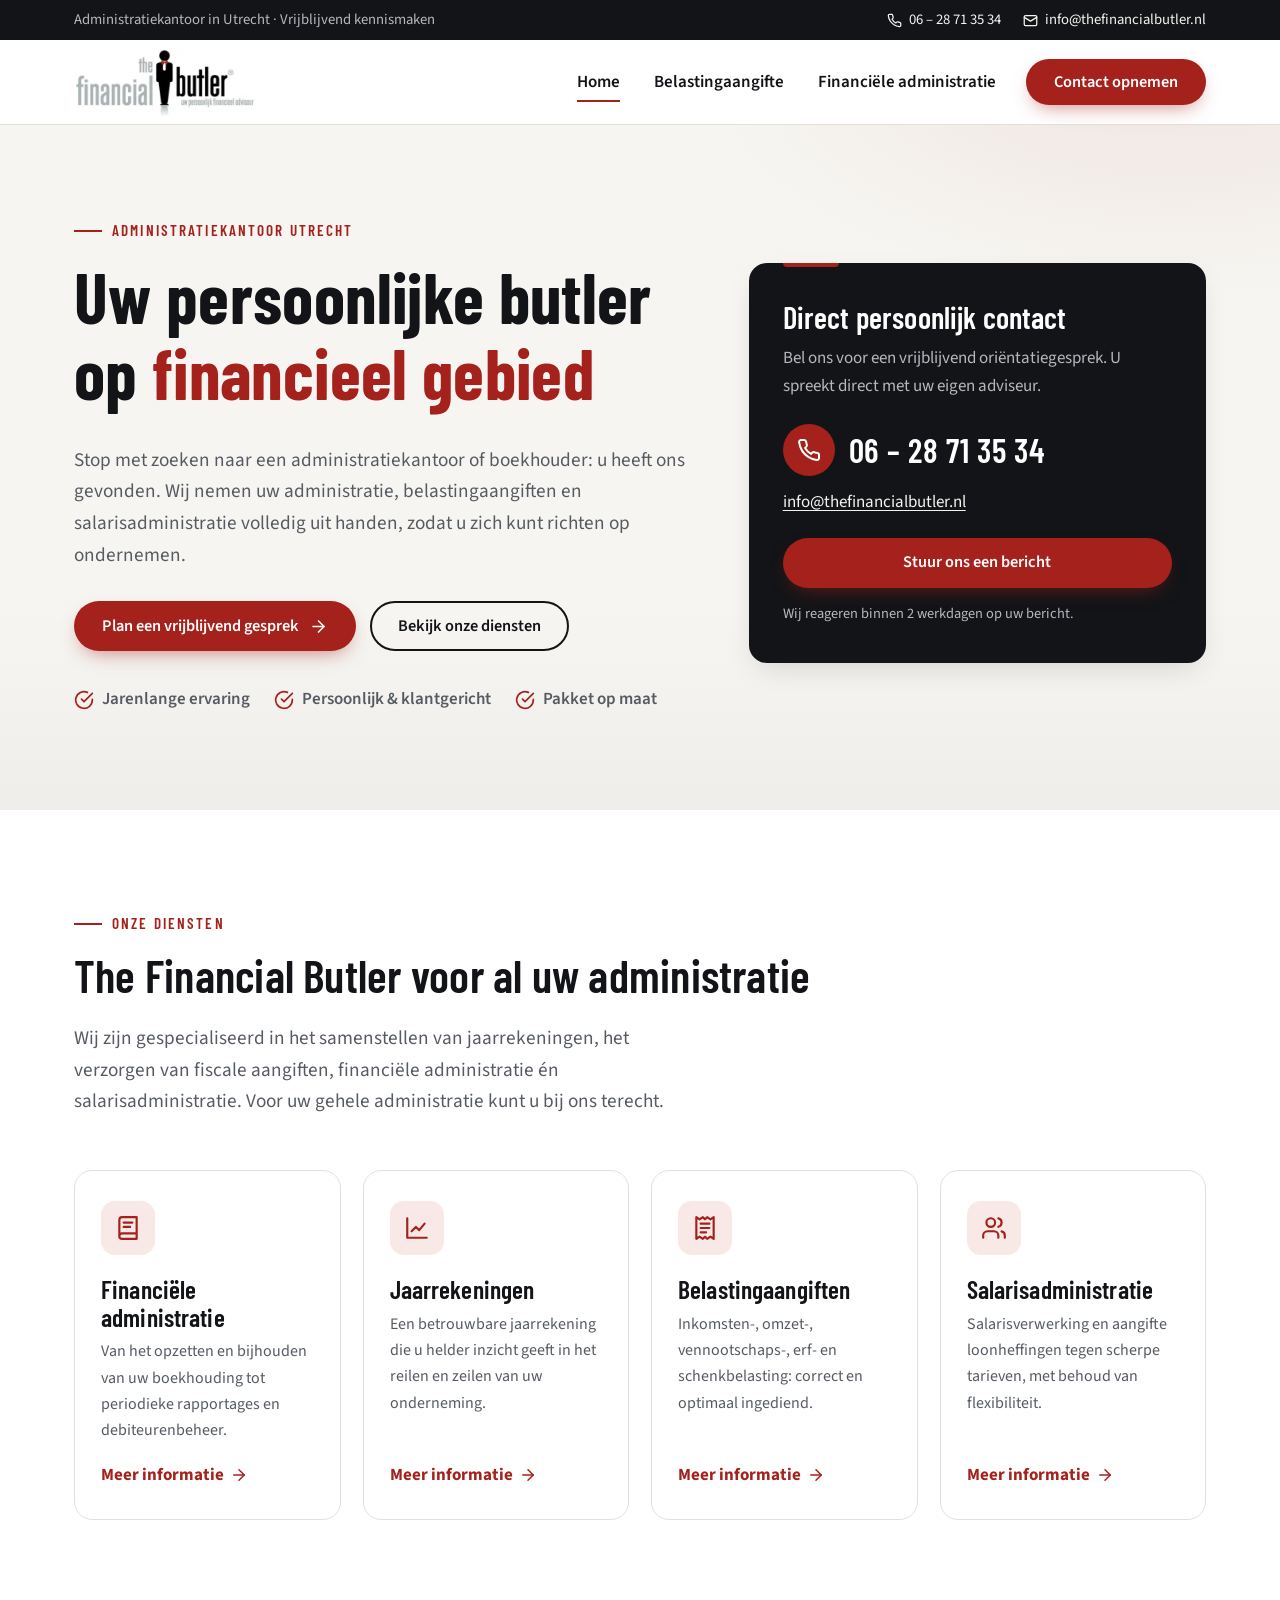
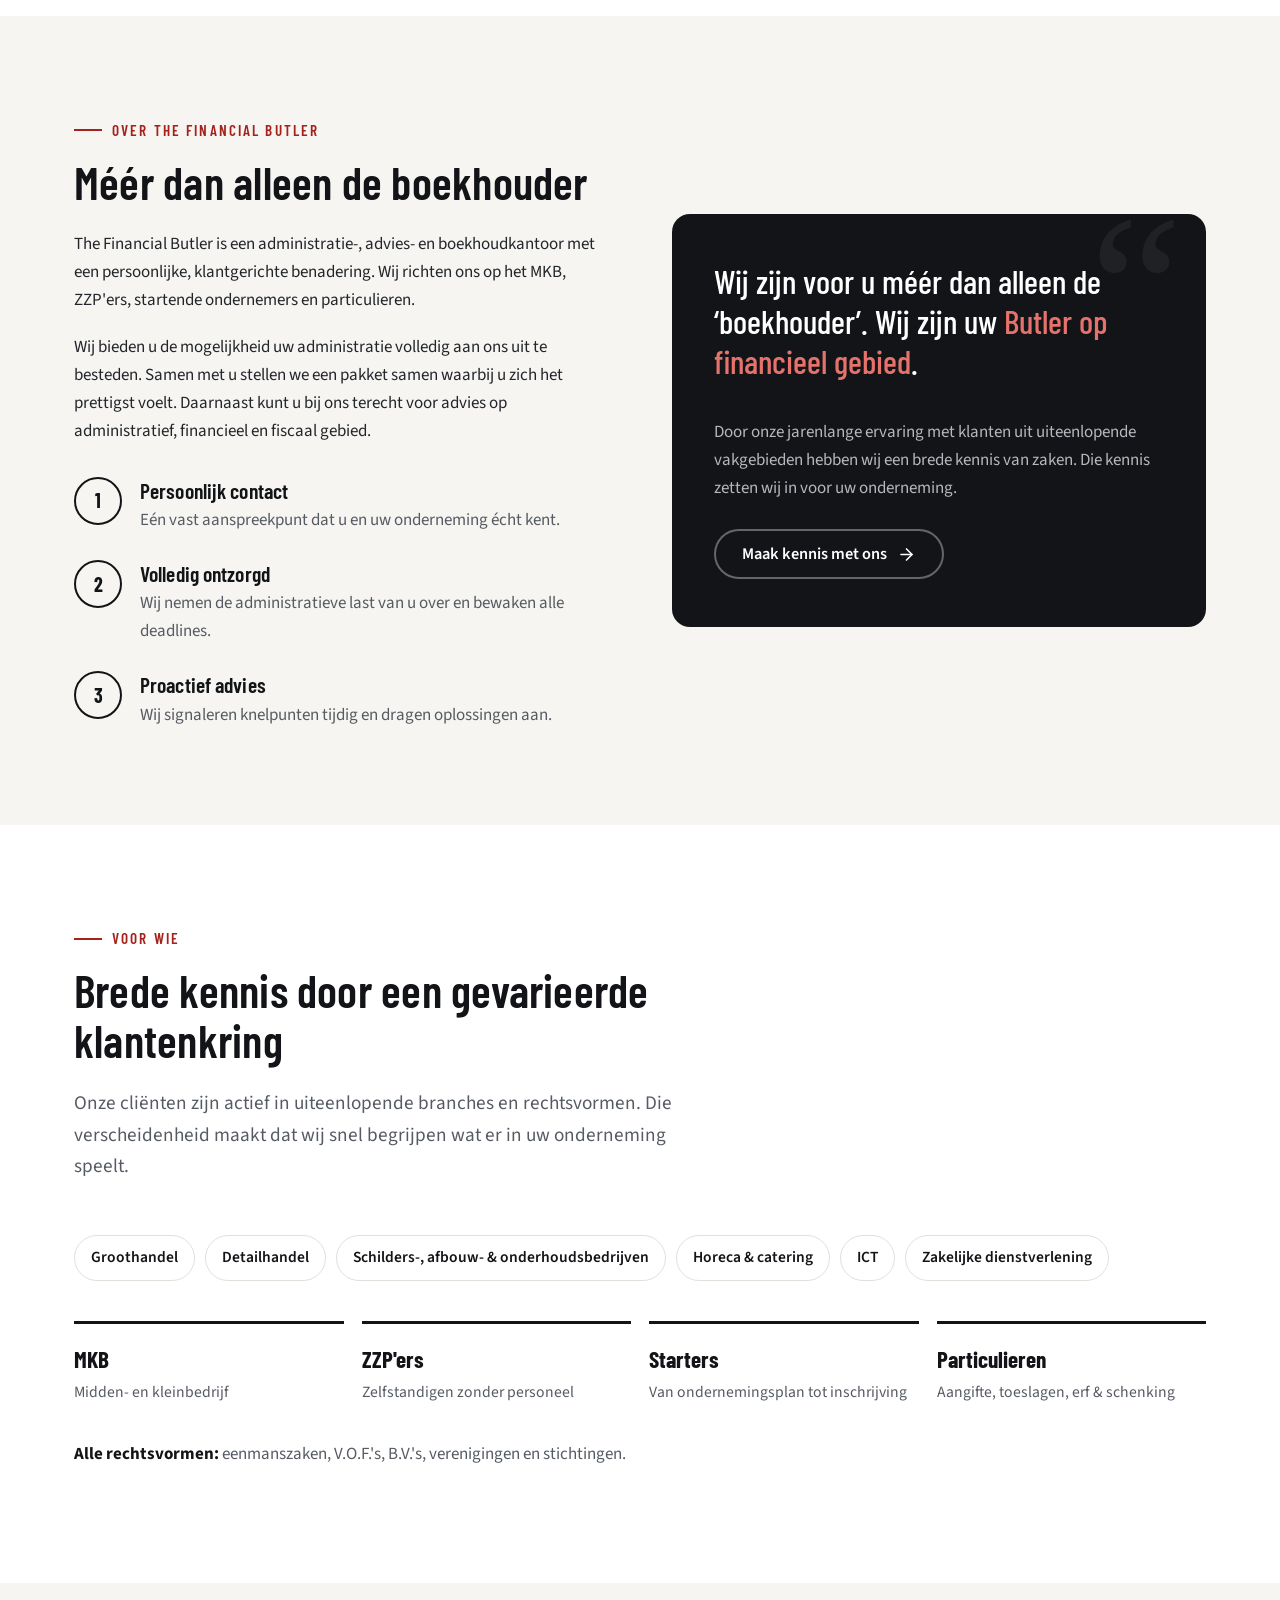
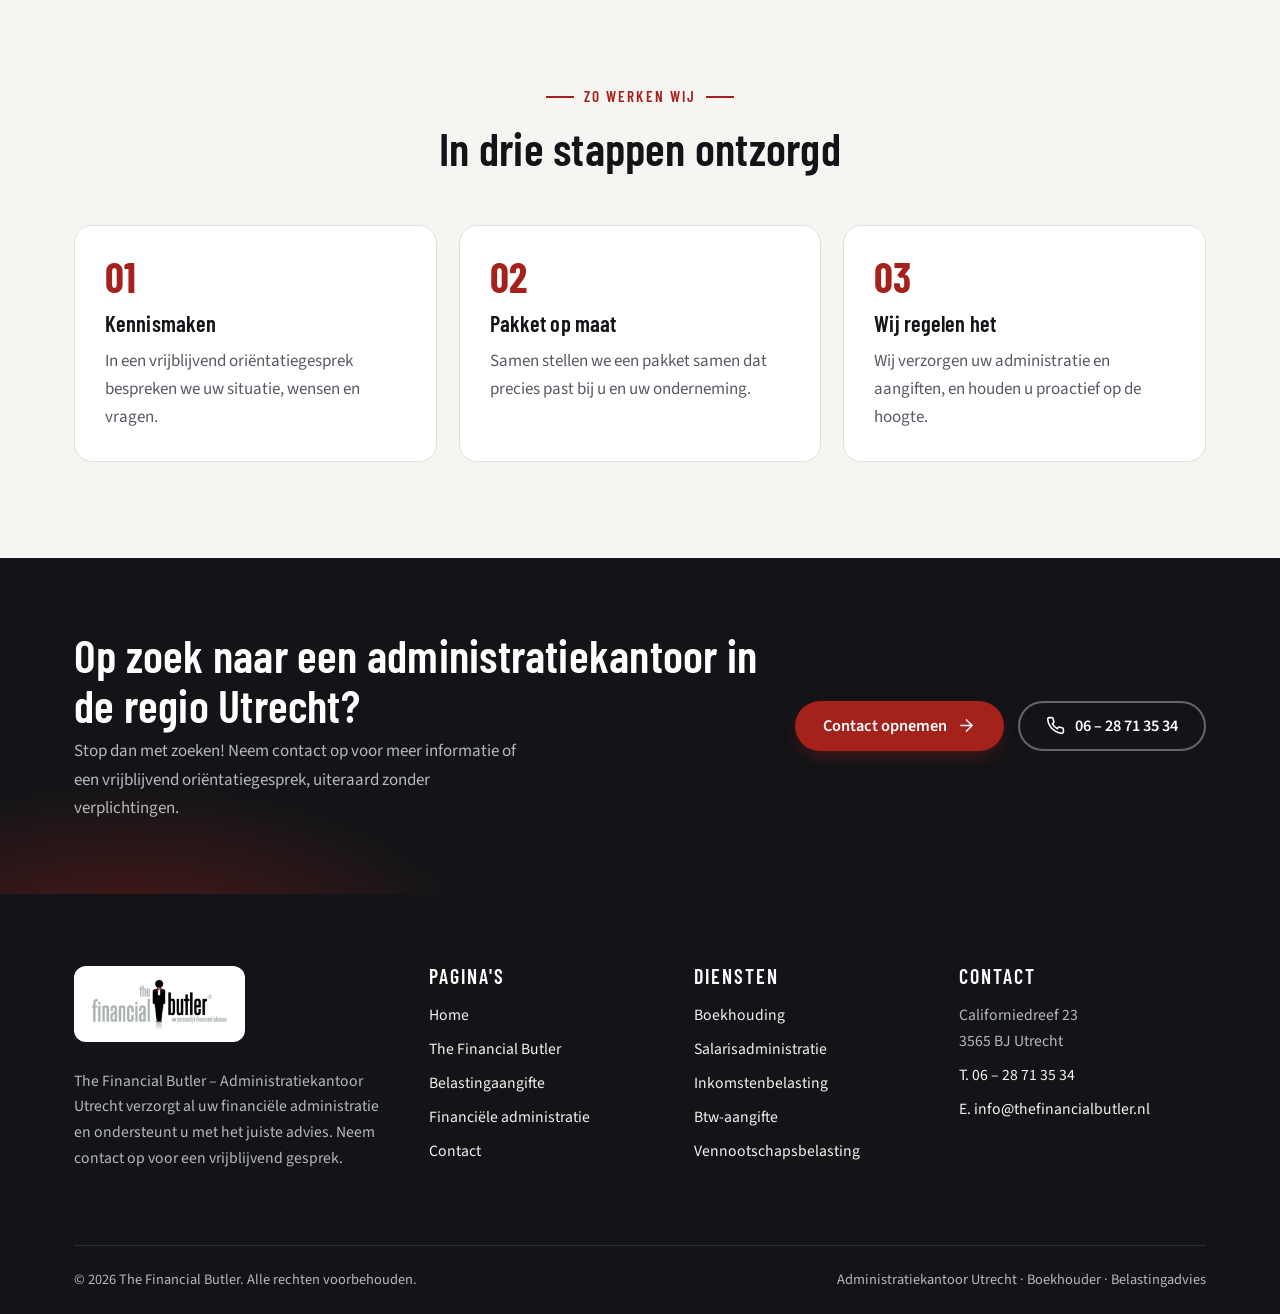
<file: index.html>
<!doctype html>
<html lang="nl" class="no-js">
<head>
<meta charset="utf-8">
<meta name="viewport" content="width=device-width, initial-scale=1">
<title>The Financial Butler | Administratiekantoor & boekhouder in Utrecht</title>
<meta name="description" content="Administratiekantoor in Utrecht voor MKB, ZZP'ers, starters en particulieren. Boekhouding, jaarrekeningen, belastingaangiften en salarisadministratie. Bel 06-28713534.">
<meta property="og:type" content="website">
<meta property="og:title" content="The Financial Butler | Administratiekantoor & boekhouder in Utrecht">
<meta property="og:description" content="Administratiekantoor in Utrecht voor MKB, ZZP'ers, starters en particulieren. Boekhouding, jaarrekeningen, belastingaangiften en salarisadministratie. Bel 06-28713534.">
<meta property="og:image" content="assets/logo.jpg">
<meta name="theme-color" content="#121417">
<link rel="icon" href="assets/favicon.svg" type="image/svg+xml">
<link rel="preconnect" href="https://fonts.googleapis.com">
<link rel="preconnect" href="https://fonts.gstatic.com" crossorigin>
<link href="https://fonts.googleapis.com/css2?family=Barlow+Condensed:wght@500;600;700&family=Source+Sans+3:wght@400;600;700&display=swap" rel="stylesheet">
<link rel="stylesheet" href="assets/styles.css">
<script type="application/ld+json">
{"@context":"https://schema.org","@type":"AccountingService","name":"The Financial Butler","description":"Administratiekantoor in Utrecht voor MKB, ZZP'ers, startende ondernemers en particulieren.","image":"assets/logo.jpg","telephone":"+31628713534","email":"info@thefinancialbutler.nl","address":{"@type":"PostalAddress","streetAddress":"Californiedreef 23","postalCode":"3565 BJ","addressLocality":"Utrecht","addressCountry":"NL"},"areaServed":"Utrecht"}
</script>
</head>
<body>
<a class="skip-link" href="#main">Naar de inhoud</a>
<div class="topbar">
  <div class="container">
    <span class="topbar-hide">Administratiekantoor in Utrecht &middot; Vrijblijvend kennismaken</span>
    <div class="topbar-links">
      <a href="tel:+31628713534"><svg class="" viewBox="0 0 24 24" fill="none" stroke="currentColor" stroke-width="2" stroke-linecap="round" stroke-linejoin="round" aria-hidden="true"><path d="M22 16.92v3a2 2 0 0 1-2.18 2 19.79 19.79 0 0 1-8.63-3.07 19.5 19.5 0 0 1-6-6 19.79 19.79 0 0 1-3.07-8.67A2 2 0 0 1 4.11 2h3a2 2 0 0 1 2 1.72 12.84 12.84 0 0 0 .7 2.81 2 2 0 0 1-.45 2.11L8.09 9.91a16 16 0 0 0 6 6l1.27-1.27a2 2 0 0 1 2.11-.45 12.84 12.84 0 0 0 2.81.7A2 2 0 0 1 22 16.92z"/></svg>06 – 28 71 35 34</a>
      <a href="mailto:info@thefinancialbutler.nl" aria-label="E-mail info@thefinancialbutler.nl"><svg class="" viewBox="0 0 24 24" fill="none" stroke="currentColor" stroke-width="2" stroke-linecap="round" stroke-linejoin="round" aria-hidden="true"><rect x="2" y="4" width="20" height="16" rx="2"/><path d="m22 7-10 6L2 7"/></svg><span class="topbar-hide">info@thefinancialbutler.nl</span></a>
    </div>
  </div>
</div>
<header class="site-header">
  <div class="container">
    <a class="brand" href="index.html" aria-label="The Financial Butler – naar de homepage">
      <img src="assets/logo.jpg" alt="The Financial Butler – uw persoonlijk financieel adviseur" width="916" height="343">
    </a>
    <button class="nav-toggle" type="button" aria-controls="site-nav" aria-expanded="false" aria-label="Menu openen"><svg class="" viewBox="0 0 24 24" fill="none" stroke="currentColor" stroke-width="2" stroke-linecap="round" stroke-linejoin="round" aria-hidden="true"><path d="M4 6h16M4 12h16M4 18h16"/></svg></button>
    <nav class="nav" id="site-nav" aria-label="Hoofdmenu">
      <a href="index.html" aria-current="page">Home</a><a href="belastingaangifte.html">Belastingaangifte</a><a href="financiele-administratie.html">Financiële administratie</a>
      <a class="btn btn-primary" href="contact.html">Contact opnemen</a>
    </nav>
  </div>
</header>
<main id="main">
<section class="hero">
  <div class="container">
    <div class="reveal">
      <p class="eyebrow">Administratiekantoor Utrecht</p>
      <h1>Uw persoonlijke butler op <span>financieel gebied</span></h1>
      <p class="lead">Stop met zoeken naar een administratiekantoor of boekhouder: u heeft ons gevonden. Wij nemen uw administratie, belastingaangiften en salarisadministratie volledig uit handen, zodat u zich kunt richten op ondernemen.</p>
      <div class="hero-actions">
        <a class="btn btn-primary" href="contact.html">Plan een vrijblijvend gesprek <svg class="" viewBox="0 0 24 24" fill="none" stroke="currentColor" stroke-width="2" stroke-linecap="round" stroke-linejoin="round" aria-hidden="true"><path d="M5 12h14"/><path d="m12 5 7 7-7 7"/></svg></a>
        <a class="btn btn-outline" href="#diensten">Bekijk onze diensten</a>
      </div>
      <ul class="hero-points">
        <li><svg class="" viewBox="0 0 24 24" fill="none" stroke="currentColor" stroke-width="2" stroke-linecap="round" stroke-linejoin="round" aria-hidden="true"><path d="M22 11.08V12a10 10 0 1 1-5.93-9.14"/><path d="m9 11 3 3L22 4"/></svg>Jarenlange ervaring</li>
        <li><svg class="" viewBox="0 0 24 24" fill="none" stroke="currentColor" stroke-width="2" stroke-linecap="round" stroke-linejoin="round" aria-hidden="true"><path d="M22 11.08V12a10 10 0 1 1-5.93-9.14"/><path d="m9 11 3 3L22 4"/></svg>Persoonlijk &amp; klantgericht</li>
        <li><svg class="" viewBox="0 0 24 24" fill="none" stroke="currentColor" stroke-width="2" stroke-linecap="round" stroke-linejoin="round" aria-hidden="true"><path d="M22 11.08V12a10 10 0 1 1-5.93-9.14"/><path d="m9 11 3 3L22 4"/></svg>Pakket op maat</li>
      </ul>
    </div>
    <aside class="hero-card reveal" aria-label="Direct contact">
      <h2>Direct persoonlijk contact</h2>
      <p>Bel ons voor een vrijblijvend oriëntatiegesprek. U spreekt direct met uw eigen adviseur.</p>
      <a class="phone-big" href="tel:+31628713534"><span class="icon"><svg class="" viewBox="0 0 24 24" fill="none" stroke="currentColor" stroke-width="2" stroke-linecap="round" stroke-linejoin="round" aria-hidden="true"><path d="M22 16.92v3a2 2 0 0 1-2.18 2 19.79 19.79 0 0 1-8.63-3.07 19.5 19.5 0 0 1-6-6 19.79 19.79 0 0 1-3.07-8.67A2 2 0 0 1 4.11 2h3a2 2 0 0 1 2 1.72 12.84 12.84 0 0 0 .7 2.81 2 2 0 0 1-.45 2.11L8.09 9.91a16 16 0 0 0 6 6l1.27-1.27a2 2 0 0 1 2.11-.45 12.84 12.84 0 0 0 2.81.7A2 2 0 0 1 22 16.92z"/></svg></span>06 – 28 71 35 34</a>
      <a class="mail" href="mailto:info@thefinancialbutler.nl">info@thefinancialbutler.nl</a>
      <a class="btn btn-primary" href="contact.html">Stuur ons een bericht</a>
      <small>Wij reageren binnen 2 werkdagen op uw bericht.</small>
    </aside>
  </div>
</section>

<section class="section" id="diensten">
  <div class="container">
    <div class="section-head reveal">
      <p class="eyebrow">Onze diensten</p>
      <h2>The Financial Butler voor al uw administratie</h2>
      <p class="lead">Wij zijn gespecialiseerd in het samenstellen van jaarrekeningen, het verzorgen van fiscale aangiften, financiële administratie én salarisadministratie. Voor uw gehele administratie kunt u bij ons terecht.</p>
    </div>
    <div class="cards">
      <article class="card reveal">
        <div class="icon"><svg class="" viewBox="0 0 24 24" fill="none" stroke="currentColor" stroke-width="2" stroke-linecap="round" stroke-linejoin="round" aria-hidden="true"><path d="M4 19.5v-15A2.5 2.5 0 0 1 6.5 2H20v20H6.5a2.5 2.5 0 0 1 0-5H20"/><path d="M8 7h8M8 11h6"/></svg></div>
        <h3>Financiële administratie</h3>
        <p>Van het opzetten en bijhouden van uw boekhouding tot periodieke rapportages en debiteurenbeheer.</p>
        <a class="more" href="financiele-administratie.html">Meer informatie <svg class="" viewBox="0 0 24 24" fill="none" stroke="currentColor" stroke-width="2" stroke-linecap="round" stroke-linejoin="round" aria-hidden="true"><path d="M5 12h14"/><path d="m12 5 7 7-7 7"/></svg></a>
      </article>
      <article class="card reveal">
        <div class="icon"><svg class="" viewBox="0 0 24 24" fill="none" stroke="currentColor" stroke-width="2" stroke-linecap="round" stroke-linejoin="round" aria-hidden="true"><path d="M3 3v18h18"/><path d="m7 15 4-4 3 3 5-6"/></svg></div>
        <h3>Jaarrekeningen</h3>
        <p>Een betrouwbare jaarrekening die u helder inzicht geeft in het reilen en zeilen van uw onderneming.</p>
        <a class="more" href="financiele-administratie.html">Meer informatie <svg class="" viewBox="0 0 24 24" fill="none" stroke="currentColor" stroke-width="2" stroke-linecap="round" stroke-linejoin="round" aria-hidden="true"><path d="M5 12h14"/><path d="m12 5 7 7-7 7"/></svg></a>
      </article>
      <article class="card reveal">
        <div class="icon"><svg class="" viewBox="0 0 24 24" fill="none" stroke="currentColor" stroke-width="2" stroke-linecap="round" stroke-linejoin="round" aria-hidden="true"><path d="M4 2v20l3-2 3 2 2-2 2 2 3-2 3 2V2l-3 2-3-2-2 2-2-2-3 2Z"/><path d="M8 8h8M8 12h8M8 16h5"/></svg></div>
        <h3>Belastingaangiften</h3>
        <p>Inkomsten-, omzet-, vennootschaps-, erf- en schenkbelasting: correct en optimaal ingediend.</p>
        <a class="more" href="belastingaangifte.html">Meer informatie <svg class="" viewBox="0 0 24 24" fill="none" stroke="currentColor" stroke-width="2" stroke-linecap="round" stroke-linejoin="round" aria-hidden="true"><path d="M5 12h14"/><path d="m12 5 7 7-7 7"/></svg></a>
      </article>
      <article class="card reveal">
        <div class="icon"><svg class="" viewBox="0 0 24 24" fill="none" stroke="currentColor" stroke-width="2" stroke-linecap="round" stroke-linejoin="round" aria-hidden="true"><path d="M16 21v-2a4 4 0 0 0-4-4H6a4 4 0 0 0-4 4v2"/><circle cx="9" cy="7" r="4"/><path d="M22 21v-2a4 4 0 0 0-3-3.87M16 3.13a4 4 0 0 1 0 7.75"/></svg></div>
        <h3>Salarisadministratie</h3>
        <p>Salarisverwerking en aangifte loonheffingen tegen scherpe tarieven, met behoud van flexibiliteit.</p>
        <a class="more" href="financiele-administratie.html#salarisadministratie">Meer informatie <svg class="" viewBox="0 0 24 24" fill="none" stroke="currentColor" stroke-width="2" stroke-linecap="round" stroke-linejoin="round" aria-hidden="true"><path d="M5 12h14"/><path d="m12 5 7 7-7 7"/></svg></a>
      </article>
    </div>
  </div>
</section>

<section class="section section-soft" id="over-ons">
  <div class="container split center">
    <div class="reveal">
      <p class="eyebrow">Over The Financial Butler</p>
      <h2>Méér dan alleen de boekhouder</h2>
      <p>The Financial Butler is een administratie-, advies- en boekhoudkantoor met een persoonlijke, klantgerichte benadering. Wij richten ons op het MKB, ZZP'ers, startende ondernemers en particulieren.</p>
      <p>Wij bieden u de mogelijkheid uw administratie volledig aan ons uit te besteden. Samen met u stellen we een pakket samen waarbij u zich het prettigst voelt. Daarnaast kunt u bij ons terecht voor advies op administratief, financieel en fiscaal gebied.</p>
      <ul class="feature-list" style="margin-top:32px">
        <li><span class="num">1</span><div><h3>Persoonlijk contact</h3><p>Eén vast aanspreekpunt dat u en uw onderneming écht kent.</p></div></li>
        <li><span class="num">2</span><div><h3>Volledig ontzorgd</h3><p>Wij nemen de administratieve last van u over en bewaken alle deadlines.</p></div></li>
        <li><span class="num">3</span><div><h3>Proactief advies</h3><p>Wij signaleren knelpunten tijdig en dragen oplossingen aan.</p></div></li>
      </ul>
    </div>
    <div class="quote-panel reveal">
      <p class="big">Wij zijn voor u méér dan alleen de &lsquo;boekhouder&rsquo;. Wij zijn uw <em>Butler op financieel gebied</em>.</p>
      <p>Door onze jarenlange ervaring met klanten uit uiteenlopende vakgebieden hebben wij een brede kennis van zaken. Die kennis zetten wij in voor uw onderneming.</p>
      <a class="btn btn-light" href="contact.html" style="margin-top:8px">Maak kennis met ons <svg class="" viewBox="0 0 24 24" fill="none" stroke="currentColor" stroke-width="2" stroke-linecap="round" stroke-linejoin="round" aria-hidden="true"><path d="M5 12h14"/><path d="m12 5 7 7-7 7"/></svg></a>
    </div>
  </div>
</section>

<section class="section" id="voor-wie">
  <div class="container">
    <div class="section-head reveal">
      <p class="eyebrow">Voor wie</p>
      <h2>Brede kennis door een gevarieerde klantenkring</h2>
      <p class="lead">Onze cliënten zijn actief in uiteenlopende branches en rechtsvormen. Die verscheidenheid maakt dat wij snel begrijpen wat er in uw onderneming speelt.</p>
    </div>
    <ul class="chips reveal" aria-label="Branches">
      <li>Groothandel</li><li>Detailhandel</li><li>Schilders-, afbouw- &amp; onderhoudsbedrijven</li>
      <li>Horeca &amp; catering</li><li>ICT</li><li>Zakelijke dienstverlening</li>
    </ul>
    <div class="audience reveal">
      <div><strong>MKB</strong><span>Midden- en kleinbedrijf</span></div>
      <div><strong>ZZP'ers</strong><span>Zelfstandigen zonder personeel</span></div>
      <div><strong>Starters</strong><span>Van ondernemingsplan tot inschrijving</span></div>
      <div><strong>Particulieren</strong><span>Aangifte, toeslagen, erf &amp; schenking</span></div>
    </div>
    <p class="reveal" style="margin-top:34px;color:var(--text-muted)"><strong style="color:var(--ink)">Alle rechtsvormen:</strong> eenmanszaken, V.O.F.'s, B.V.'s, verenigingen en stichtingen.</p>
  </div>
</section>

<section class="section section-soft">
  <div class="container">
    <div class="section-head center reveal">
      <p class="eyebrow">Zo werken wij</p>
      <h2>In drie stappen ontzorgd</h2>
    </div>
    <div class="steps">
      <div class="step reveal"><h3>Kennismaken</h3><p>In een vrijblijvend oriëntatiegesprek bespreken we uw situatie, wensen en vragen.</p></div>
      <div class="step reveal"><h3>Pakket op maat</h3><p>Samen stellen we een pakket samen dat precies past bij u en uw onderneming.</p></div>
      <div class="step reveal"><h3>Wij regelen het</h3><p>Wij verzorgen uw administratie en aangiften, en houden u proactief op de hoogte.</p></div>
    </div>
  </div>
</section>

<section class="cta-band">
  <div class="container">
    <div class="reveal">
      <h2>Op zoek naar een administratiekantoor in de regio Utrecht?</h2>
      <p>Stop dan met zoeken! Neem contact op voor meer informatie of een vrijblijvend oriëntatiegesprek, uiteraard zonder verplichtingen.</p>
    </div>
    <div class="actions reveal">
      <a class="btn btn-primary" href="contact.html">Contact opnemen <svg class="" viewBox="0 0 24 24" fill="none" stroke="currentColor" stroke-width="2" stroke-linecap="round" stroke-linejoin="round" aria-hidden="true"><path d="M5 12h14"/><path d="m12 5 7 7-7 7"/></svg></a>
      <a class="btn btn-light" href="tel:+31628713534"><svg class="" viewBox="0 0 24 24" fill="none" stroke="currentColor" stroke-width="2" stroke-linecap="round" stroke-linejoin="round" aria-hidden="true"><path d="M22 16.92v3a2 2 0 0 1-2.18 2 19.79 19.79 0 0 1-8.63-3.07 19.5 19.5 0 0 1-6-6 19.79 19.79 0 0 1-3.07-8.67A2 2 0 0 1 4.11 2h3a2 2 0 0 1 2 1.72 12.84 12.84 0 0 0 .7 2.81 2 2 0 0 1-.45 2.11L8.09 9.91a16 16 0 0 0 6 6l1.27-1.27a2 2 0 0 1 2.11-.45 12.84 12.84 0 0 0 2.81.7A2 2 0 0 1 22 16.92z"/></svg>06 – 28 71 35 34</a>
    </div>
  </div>
</section>

</main>
<footer class="site-footer">
  <div class="container">
    <div class="footer-grid">
      <div>
        <a class="footer-logo" href="index.html"><img src="assets/logo.jpg" alt="The Financial Butler" width="916" height="343" loading="lazy"></a>
        <p>The Financial Butler – Administratiekantoor Utrecht verzorgt al uw financiële administratie en ondersteunt u met het juiste advies. Neem contact op voor een vrijblijvend gesprek.</p>
      </div>
      <div>
        <h3>Pagina's</h3>
        <ul>
          <li><a href="index.html">Home</a></li>
          <li><a href="index.html#over-ons">The Financial Butler</a></li>
          <li><a href="belastingaangifte.html">Belastingaangifte</a></li>
          <li><a href="financiele-administratie.html">Financiële administratie</a></li>
          <li><a href="contact.html">Contact</a></li>
        </ul>
      </div>
      <div>
        <h3>Diensten</h3>
        <ul>
          <li><a href="financiele-administratie.html">Boekhouding</a></li>
          <li><a href="financiele-administratie.html#salarisadministratie">Salarisadministratie</a></li>
          <li><a href="belastingaangifte.html#inkomstenbelasting">Inkomstenbelasting</a></li>
          <li><a href="belastingaangifte.html#omzetbelasting">Btw-aangifte</a></li>
          <li><a href="belastingaangifte.html#vennootschapsbelasting">Vennootschapsbelasting</a></li>
        </ul>
      </div>
      <div>
        <h3>Contact</h3>
        <ul>
          <li>Californiedreef 23<br>3565 BJ Utrecht</li>
          <li><a href="tel:+31628713534">T. 06 – 28 71 35 34</a></li>
          <li><a href="mailto:info@thefinancialbutler.nl">E. info@thefinancialbutler.nl</a></li>
        </ul>
      </div>
    </div>
    <div class="footer-bottom">
      <span>&copy; <span id="year">2026</span> The Financial Butler. Alle rechten voorbehouden.</span>
      <span>Administratiekantoor Utrecht &middot; Boekhouder &middot; Belastingadvies</span>
    </div>
  </div>
</footer>
<div class="mobile-cta" aria-label="Snel contact">
  <a class="btn btn-outline" href="tel:+31628713534"><svg class="" viewBox="0 0 24 24" fill="none" stroke="currentColor" stroke-width="2" stroke-linecap="round" stroke-linejoin="round" aria-hidden="true"><path d="M22 16.92v3a2 2 0 0 1-2.18 2 19.79 19.79 0 0 1-8.63-3.07 19.5 19.5 0 0 1-6-6 19.79 19.79 0 0 1-3.07-8.67A2 2 0 0 1 4.11 2h3a2 2 0 0 1 2 1.72 12.84 12.84 0 0 0 .7 2.81 2 2 0 0 1-.45 2.11L8.09 9.91a16 16 0 0 0 6 6l1.27-1.27a2 2 0 0 1 2.11-.45 12.84 12.84 0 0 0 2.81.7A2 2 0 0 1 22 16.92z"/></svg>Bellen</a>
  <a class="btn btn-primary" href="contact.html"><svg class="" viewBox="0 0 24 24" fill="none" stroke="currentColor" stroke-width="2" stroke-linecap="round" stroke-linejoin="round" aria-hidden="true"><rect x="2" y="4" width="20" height="16" rx="2"/><path d="m22 7-10 6L2 7"/></svg>Contact</a>
</div>
<script src="assets/main.js" defer></script>
</body>
</html>
</file>
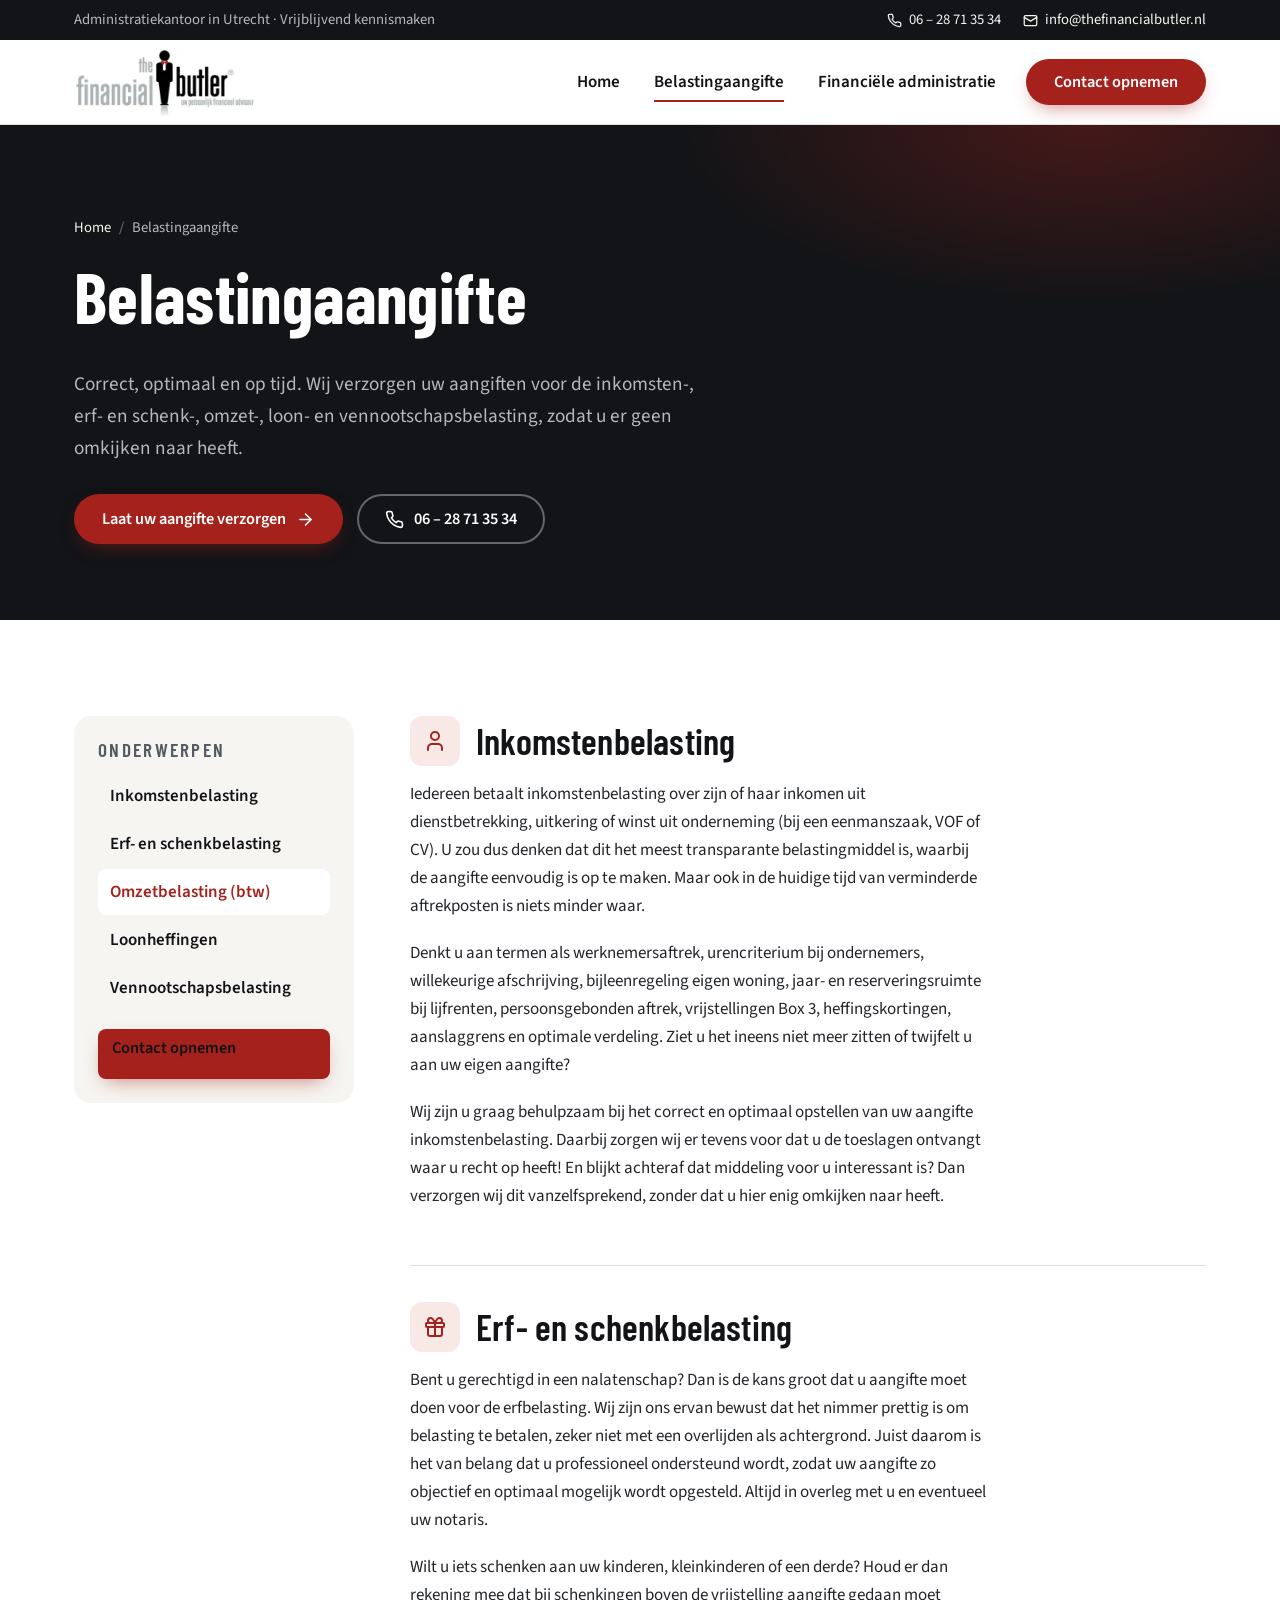
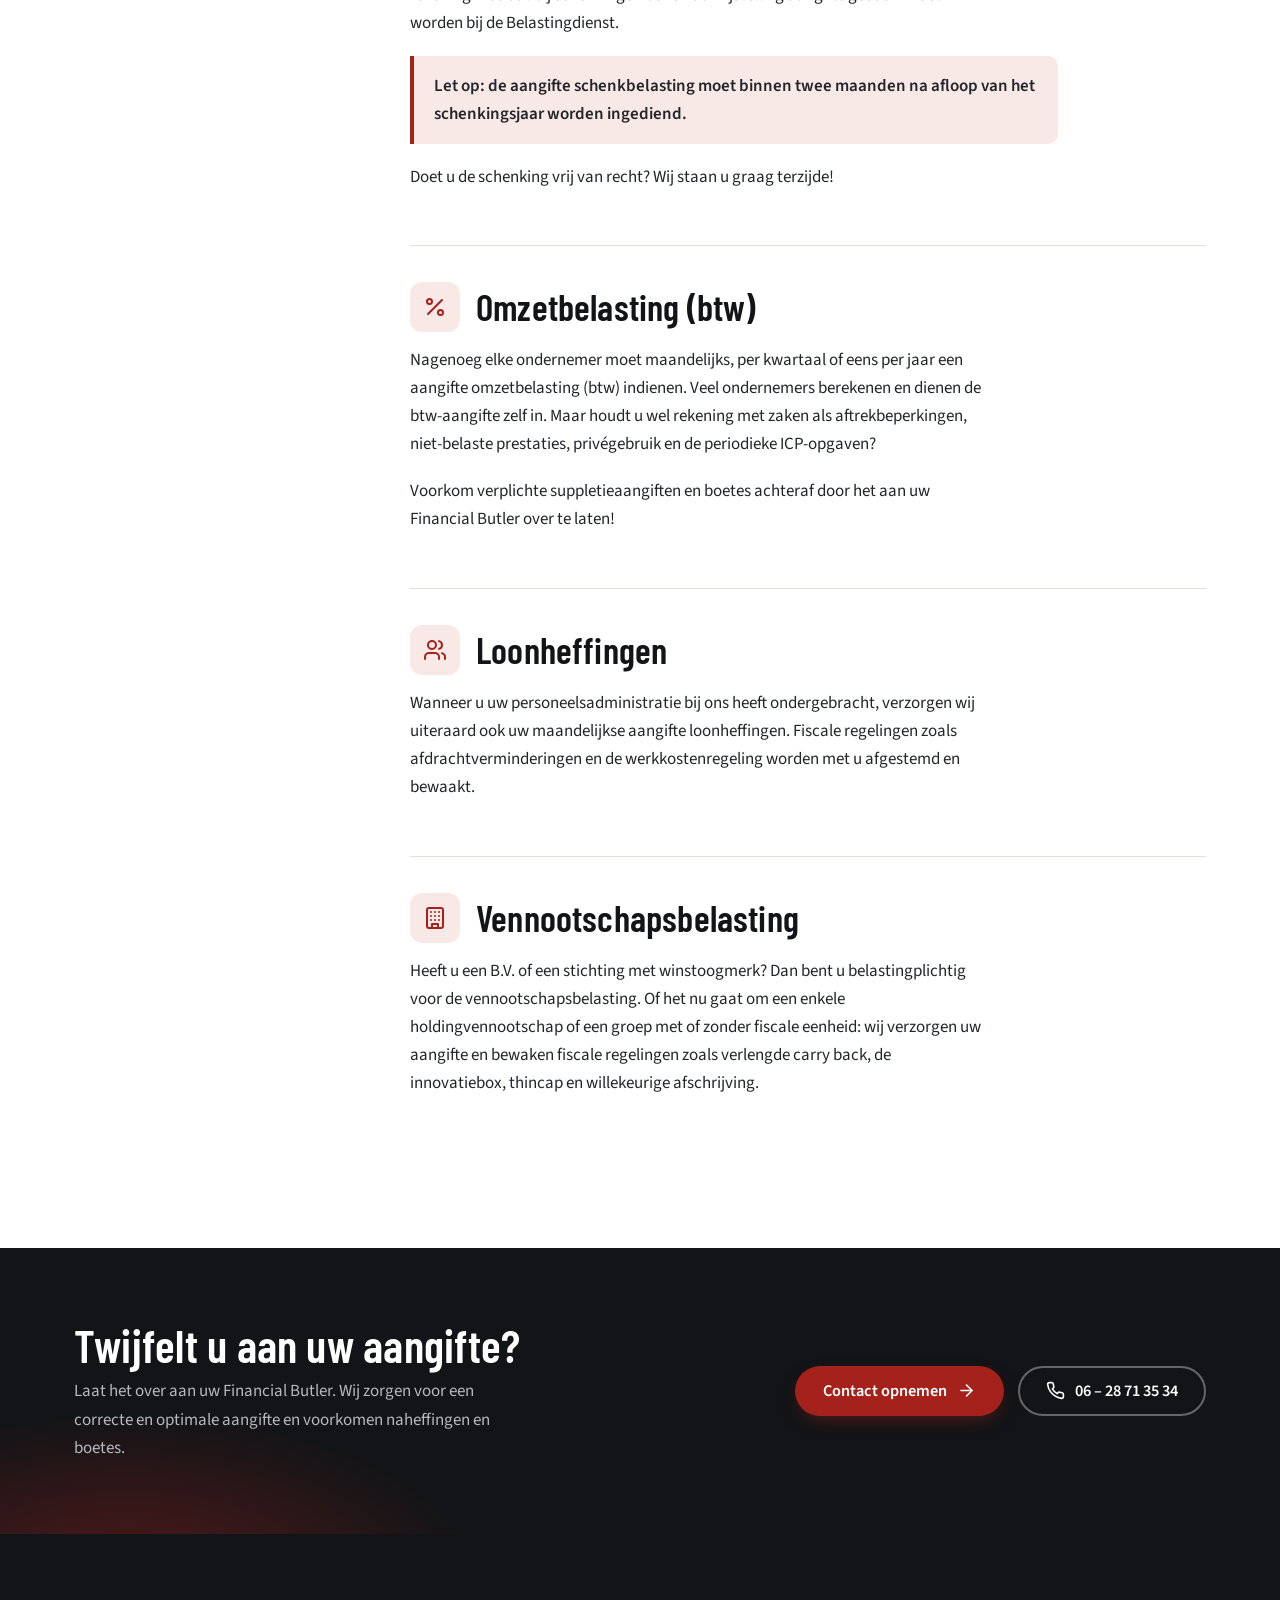
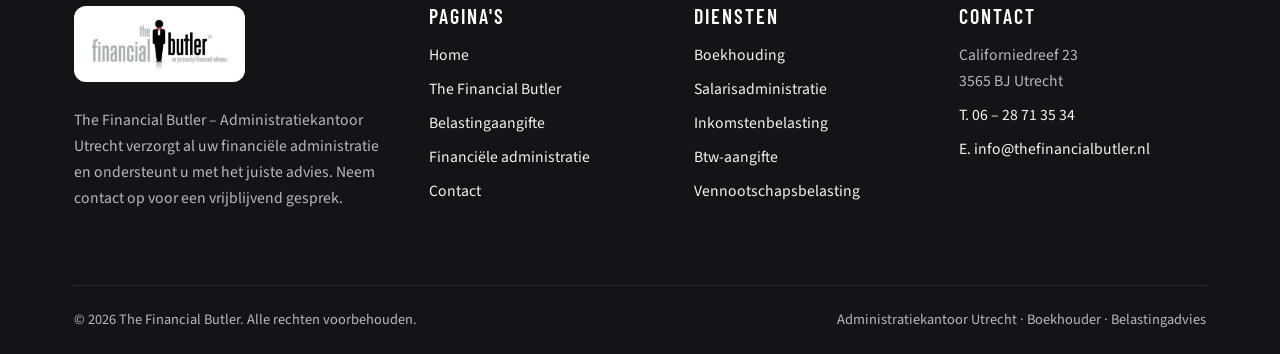
<file: belastingaangifte.html>
<!doctype html>
<html lang="nl" class="no-js">
<head>
<meta charset="utf-8">
<meta name="viewport" content="width=device-width, initial-scale=1">
<title>Belastingaangifte laten doen in Utrecht | The Financial Butler</title>
<meta name="description" content="Aangifte inkomstenbelasting, btw, vennootschapsbelasting, loonheffingen en erf- en schenkbelasting laten verzorgen door The Financial Butler in Utrecht.">
<meta property="og:type" content="website">
<meta property="og:title" content="Belastingaangifte laten doen in Utrecht | The Financial Butler">
<meta property="og:description" content="Aangifte inkomstenbelasting, btw, vennootschapsbelasting, loonheffingen en erf- en schenkbelasting laten verzorgen door The Financial Butler in Utrecht.">
<meta property="og:image" content="assets/logo.jpg">
<meta name="theme-color" content="#121417">
<link rel="icon" href="assets/favicon.svg" type="image/svg+xml">
<link rel="preconnect" href="https://fonts.googleapis.com">
<link rel="preconnect" href="https://fonts.gstatic.com" crossorigin>
<link href="https://fonts.googleapis.com/css2?family=Barlow+Condensed:wght@500;600;700&family=Source+Sans+3:wght@400;600;700&display=swap" rel="stylesheet">
<link rel="stylesheet" href="assets/styles.css">
<script type="application/ld+json">
{"@context":"https://schema.org","@type":"AccountingService","name":"The Financial Butler","description":"Administratiekantoor in Utrecht voor MKB, ZZP'ers, startende ondernemers en particulieren.","image":"assets/logo.jpg","telephone":"+31628713534","email":"info@thefinancialbutler.nl","address":{"@type":"PostalAddress","streetAddress":"Californiedreef 23","postalCode":"3565 BJ","addressLocality":"Utrecht","addressCountry":"NL"},"areaServed":"Utrecht"}
</script>
</head>
<body>
<a class="skip-link" href="#main">Naar de inhoud</a>
<div class="topbar">
  <div class="container">
    <span class="topbar-hide">Administratiekantoor in Utrecht &middot; Vrijblijvend kennismaken</span>
    <div class="topbar-links">
      <a href="tel:+31628713534"><svg class="" viewBox="0 0 24 24" fill="none" stroke="currentColor" stroke-width="2" stroke-linecap="round" stroke-linejoin="round" aria-hidden="true"><path d="M22 16.92v3a2 2 0 0 1-2.18 2 19.79 19.79 0 0 1-8.63-3.07 19.5 19.5 0 0 1-6-6 19.79 19.79 0 0 1-3.07-8.67A2 2 0 0 1 4.11 2h3a2 2 0 0 1 2 1.72 12.84 12.84 0 0 0 .7 2.81 2 2 0 0 1-.45 2.11L8.09 9.91a16 16 0 0 0 6 6l1.27-1.27a2 2 0 0 1 2.11-.45 12.84 12.84 0 0 0 2.81.7A2 2 0 0 1 22 16.92z"/></svg>06 – 28 71 35 34</a>
      <a href="mailto:info@thefinancialbutler.nl" aria-label="E-mail info@thefinancialbutler.nl"><svg class="" viewBox="0 0 24 24" fill="none" stroke="currentColor" stroke-width="2" stroke-linecap="round" stroke-linejoin="round" aria-hidden="true"><rect x="2" y="4" width="20" height="16" rx="2"/><path d="m22 7-10 6L2 7"/></svg><span class="topbar-hide">info@thefinancialbutler.nl</span></a>
    </div>
  </div>
</div>
<header class="site-header">
  <div class="container">
    <a class="brand" href="index.html" aria-label="The Financial Butler – naar de homepage">
      <img src="assets/logo.jpg" alt="The Financial Butler – uw persoonlijk financieel adviseur" width="916" height="343">
    </a>
    <button class="nav-toggle" type="button" aria-controls="site-nav" aria-expanded="false" aria-label="Menu openen"><svg class="" viewBox="0 0 24 24" fill="none" stroke="currentColor" stroke-width="2" stroke-linecap="round" stroke-linejoin="round" aria-hidden="true"><path d="M4 6h16M4 12h16M4 18h16"/></svg></button>
    <nav class="nav" id="site-nav" aria-label="Hoofdmenu">
      <a href="index.html">Home</a><a href="belastingaangifte.html" aria-current="page">Belastingaangifte</a><a href="financiele-administratie.html">Financiële administratie</a>
      <a class="btn btn-primary" href="contact.html">Contact opnemen</a>
    </nav>
  </div>
</header>
<main id="main">
<section class="page-hero">
  <div class="container">
    <ol class="breadcrumb"><li><a href="index.html">Home</a></li><li aria-current="page">Belastingaangifte</li></ol>
    <h1>Belastingaangifte</h1>
    <p class="lead">Correct, optimaal en op tijd. Wij verzorgen uw aangiften voor de inkomsten-, erf- en schenk-, omzet-, loon- en vennootschapsbelasting, zodat u er geen omkijken naar heeft.</p>
    <div class="hero-actions"><a class="btn btn-primary" href="contact.html">Laat uw aangifte verzorgen <svg class="" viewBox="0 0 24 24" fill="none" stroke="currentColor" stroke-width="2" stroke-linecap="round" stroke-linejoin="round" aria-hidden="true"><path d="M5 12h14"/><path d="m12 5 7 7-7 7"/></svg></a><a class="btn btn-light" href="tel:+31628713534"><svg class="" viewBox="0 0 24 24" fill="none" stroke="currentColor" stroke-width="2" stroke-linecap="round" stroke-linejoin="round" aria-hidden="true"><path d="M22 16.92v3a2 2 0 0 1-2.18 2 19.79 19.79 0 0 1-8.63-3.07 19.5 19.5 0 0 1-6-6 19.79 19.79 0 0 1-3.07-8.67A2 2 0 0 1 4.11 2h3a2 2 0 0 1 2 1.72 12.84 12.84 0 0 0 .7 2.81 2 2 0 0 1-.45 2.11L8.09 9.91a16 16 0 0 0 6 6l1.27-1.27a2 2 0 0 1 2.11-.45 12.84 12.84 0 0 0 2.81.7A2 2 0 0 1 22 16.92z"/></svg>06 – 28 71 35 34</a></div>
  </div>
</section>
<section class="section">
  <div class="container topics">
    <nav class="toc" aria-label="Onderwerpen op deze pagina">
      <h2>Onderwerpen</h2>
      <ol><li><a href="#inkomstenbelasting">Inkomstenbelasting</a></li><li><a href="#erf-en-schenkbelasting">Erf- en schenkbelasting</a></li><li><a href="#omzetbelasting">Omzetbelasting (btw)</a></li><li><a href="#loonheffingen">Loonheffingen</a></li><li><a href="#vennootschapsbelasting">Vennootschapsbelasting</a></li></ol>
      <a class="btn btn-primary" href="contact.html">Contact opnemen</a>
    </nav>
    <div><article class="topic reveal" id="inkomstenbelasting"><div class="topic-head"><div class="icon"><svg class="" viewBox="0 0 24 24" fill="none" stroke="currentColor" stroke-width="2" stroke-linecap="round" stroke-linejoin="round" aria-hidden="true"><path d="M19 21v-2a4 4 0 0 0-4-4H9a4 4 0 0 0-4 4v2"/><circle cx="12" cy="7" r="4"/></svg></div><h2>Inkomstenbelasting</h2></div><p>Iedereen betaalt inkomstenbelasting over zijn of haar inkomen uit dienstbetrekking, uitkering of winst uit onderneming (bij een eenmanszaak, VOF of CV). U zou dus denken dat dit het meest transparante belastingmiddel is, waarbij de aangifte eenvoudig is op te maken. Maar ook in de huidige tijd van verminderde aftrekposten is niets minder waar.</p><p>Denkt u aan termen als werknemersaftrek, urencriterium bij ondernemers, willekeurige afschrijving, bijleenregeling eigen woning, jaar- en reserveringsruimte bij lijfrenten, persoonsgebonden aftrek, vrijstellingen Box 3, heffingskortingen, aanslaggrens en optimale verdeling. Ziet u het ineens niet meer zitten of twijfelt u aan uw eigen aangifte?</p><p>Wij zijn u graag behulpzaam bij het correct en optimaal opstellen van uw aangifte inkomstenbelasting. Daarbij zorgen wij er tevens voor dat u de toeslagen ontvangt waar u recht op heeft! En blijkt achteraf dat middeling voor u interessant is? Dan verzorgen wij dit vanzelfsprekend, zonder dat u hier enig omkijken naar heeft.</p></article><article class="topic reveal" id="erf-en-schenkbelasting"><div class="topic-head"><div class="icon"><svg class="" viewBox="0 0 24 24" fill="none" stroke="currentColor" stroke-width="2" stroke-linecap="round" stroke-linejoin="round" aria-hidden="true"><rect x="3" y="8" width="18" height="4" rx="1"/><path d="M12 8v13M19 12v7a2 2 0 0 1-2 2H7a2 2 0 0 1-2-2v-7"/><path d="M7.5 8a2.5 2.5 0 0 1 0-5C10 3 12 8 12 8s2-5 4.5-5a2.5 2.5 0 0 1 0 5"/></svg></div><h2>Erf- en schenkbelasting</h2></div><p>Bent u gerechtigd in een nalatenschap? Dan is de kans groot dat u aangifte moet doen voor de erfbelasting. Wij zijn ons ervan bewust dat het nimmer prettig is om belasting te betalen, zeker niet met een overlijden als achtergrond. Juist daarom is het van belang dat u professioneel ondersteund wordt, zodat uw aangifte zo objectief en optimaal mogelijk wordt opgesteld. Altijd in overleg met u en eventueel uw notaris.</p><p>Wilt u iets schenken aan uw kinderen, kleinkinderen of een derde? Houd er dan rekening mee dat bij schenkingen boven de vrijstelling aangifte gedaan moet worden bij de Belastingdienst.</p><p class="callout">Let op: de aangifte schenkbelasting moet binnen twee maanden na afloop van het schenkingsjaar worden ingediend.</p><p>Doet u de schenking vrij van recht? Wij staan u graag terzijde!</p></article><article class="topic reveal" id="omzetbelasting"><div class="topic-head"><div class="icon"><svg class="" viewBox="0 0 24 24" fill="none" stroke="currentColor" stroke-width="2" stroke-linecap="round" stroke-linejoin="round" aria-hidden="true"><path d="M19 5 5 19"/><circle cx="6.5" cy="6.5" r="2.5"/><circle cx="17.5" cy="17.5" r="2.5"/></svg></div><h2>Omzetbelasting (btw)</h2></div><p>Nagenoeg elke ondernemer moet maandelijks, per kwartaal of eens per jaar een aangifte omzetbelasting (btw) indienen. Veel ondernemers berekenen en dienen de btw-aangifte zelf in. Maar houdt u wel rekening met zaken als aftrekbeperkingen, niet-belaste prestaties, privégebruik en de periodieke ICP-opgaven?</p><p>Voorkom verplichte suppletieaangiften en boetes achteraf door het aan uw Financial Butler over te laten!</p></article><article class="topic reveal" id="loonheffingen"><div class="topic-head"><div class="icon"><svg class="" viewBox="0 0 24 24" fill="none" stroke="currentColor" stroke-width="2" stroke-linecap="round" stroke-linejoin="round" aria-hidden="true"><path d="M16 21v-2a4 4 0 0 0-4-4H6a4 4 0 0 0-4 4v2"/><circle cx="9" cy="7" r="4"/><path d="M22 21v-2a4 4 0 0 0-3-3.87M16 3.13a4 4 0 0 1 0 7.75"/></svg></div><h2>Loonheffingen</h2></div><p>Wanneer u uw personeelsadministratie bij ons heeft ondergebracht, verzorgen wij uiteraard ook uw maandelijkse aangifte loonheffingen. Fiscale regelingen zoals afdrachtverminderingen en de werkkostenregeling worden met u afgestemd en bewaakt.</p></article><article class="topic reveal" id="vennootschapsbelasting"><div class="topic-head"><div class="icon"><svg class="" viewBox="0 0 24 24" fill="none" stroke="currentColor" stroke-width="2" stroke-linecap="round" stroke-linejoin="round" aria-hidden="true"><rect x="4" y="2" width="16" height="20" rx="2"/><path d="M9 22v-4h6v4M8 6h.01M16 6h.01M12 6h.01M12 10h.01M12 14h.01M16 10h.01M16 14h.01M8 10h.01M8 14h.01"/></svg></div><h2>Vennootschapsbelasting</h2></div><p>Heeft u een B.V. of een stichting met winstoogmerk? Dan bent u belastingplichtig voor de vennootschapsbelasting. Of het nu gaat om een enkele holdingvennootschap of een groep met of zonder fiscale eenheid: wij verzorgen uw aangifte en bewaken fiscale regelingen zoals verlengde carry back, de innovatiebox, thincap en willekeurige afschrijving.</p></article></div>
  </div>
</section>
<section class="cta-band">
  <div class="container">
    <div class="reveal">
      <h2>Twijfelt u aan uw aangifte?</h2>
      <p>Laat het over aan uw Financial Butler. Wij zorgen voor een correcte en optimale aangifte en voorkomen naheffingen en boetes.</p>
    </div>
    <div class="actions reveal">
      <a class="btn btn-primary" href="contact.html">Contact opnemen <svg class="" viewBox="0 0 24 24" fill="none" stroke="currentColor" stroke-width="2" stroke-linecap="round" stroke-linejoin="round" aria-hidden="true"><path d="M5 12h14"/><path d="m12 5 7 7-7 7"/></svg></a>
      <a class="btn btn-light" href="tel:+31628713534"><svg class="" viewBox="0 0 24 24" fill="none" stroke="currentColor" stroke-width="2" stroke-linecap="round" stroke-linejoin="round" aria-hidden="true"><path d="M22 16.92v3a2 2 0 0 1-2.18 2 19.79 19.79 0 0 1-8.63-3.07 19.5 19.5 0 0 1-6-6 19.79 19.79 0 0 1-3.07-8.67A2 2 0 0 1 4.11 2h3a2 2 0 0 1 2 1.72 12.84 12.84 0 0 0 .7 2.81 2 2 0 0 1-.45 2.11L8.09 9.91a16 16 0 0 0 6 6l1.27-1.27a2 2 0 0 1 2.11-.45 12.84 12.84 0 0 0 2.81.7A2 2 0 0 1 22 16.92z"/></svg>06 – 28 71 35 34</a>
    </div>
  </div>
</section>

</main>
<footer class="site-footer">
  <div class="container">
    <div class="footer-grid">
      <div>
        <a class="footer-logo" href="index.html"><img src="assets/logo.jpg" alt="The Financial Butler" width="916" height="343" loading="lazy"></a>
        <p>The Financial Butler – Administratiekantoor Utrecht verzorgt al uw financiële administratie en ondersteunt u met het juiste advies. Neem contact op voor een vrijblijvend gesprek.</p>
      </div>
      <div>
        <h3>Pagina's</h3>
        <ul>
          <li><a href="index.html">Home</a></li>
          <li><a href="index.html#over-ons">The Financial Butler</a></li>
          <li><a href="belastingaangifte.html">Belastingaangifte</a></li>
          <li><a href="financiele-administratie.html">Financiële administratie</a></li>
          <li><a href="contact.html">Contact</a></li>
        </ul>
      </div>
      <div>
        <h3>Diensten</h3>
        <ul>
          <li><a href="financiele-administratie.html">Boekhouding</a></li>
          <li><a href="financiele-administratie.html#salarisadministratie">Salarisadministratie</a></li>
          <li><a href="belastingaangifte.html#inkomstenbelasting">Inkomstenbelasting</a></li>
          <li><a href="belastingaangifte.html#omzetbelasting">Btw-aangifte</a></li>
          <li><a href="belastingaangifte.html#vennootschapsbelasting">Vennootschapsbelasting</a></li>
        </ul>
      </div>
      <div>
        <h3>Contact</h3>
        <ul>
          <li>Californiedreef 23<br>3565 BJ Utrecht</li>
          <li><a href="tel:+31628713534">T. 06 – 28 71 35 34</a></li>
          <li><a href="mailto:info@thefinancialbutler.nl">E. info@thefinancialbutler.nl</a></li>
        </ul>
      </div>
    </div>
    <div class="footer-bottom">
      <span>&copy; <span id="year">2026</span> The Financial Butler. Alle rechten voorbehouden.</span>
      <span>Administratiekantoor Utrecht &middot; Boekhouder &middot; Belastingadvies</span>
    </div>
  </div>
</footer>
<div class="mobile-cta" aria-label="Snel contact">
  <a class="btn btn-outline" href="tel:+31628713534"><svg class="" viewBox="0 0 24 24" fill="none" stroke="currentColor" stroke-width="2" stroke-linecap="round" stroke-linejoin="round" aria-hidden="true"><path d="M22 16.92v3a2 2 0 0 1-2.18 2 19.79 19.79 0 0 1-8.63-3.07 19.5 19.5 0 0 1-6-6 19.79 19.79 0 0 1-3.07-8.67A2 2 0 0 1 4.11 2h3a2 2 0 0 1 2 1.72 12.84 12.84 0 0 0 .7 2.81 2 2 0 0 1-.45 2.11L8.09 9.91a16 16 0 0 0 6 6l1.27-1.27a2 2 0 0 1 2.11-.45 12.84 12.84 0 0 0 2.81.7A2 2 0 0 1 22 16.92z"/></svg>Bellen</a>
  <a class="btn btn-primary" href="contact.html"><svg class="" viewBox="0 0 24 24" fill="none" stroke="currentColor" stroke-width="2" stroke-linecap="round" stroke-linejoin="round" aria-hidden="true"><rect x="2" y="4" width="20" height="16" rx="2"/><path d="m22 7-10 6L2 7"/></svg>Contact</a>
</div>
<script src="assets/main.js" defer></script>
</body>
</html>
</file>
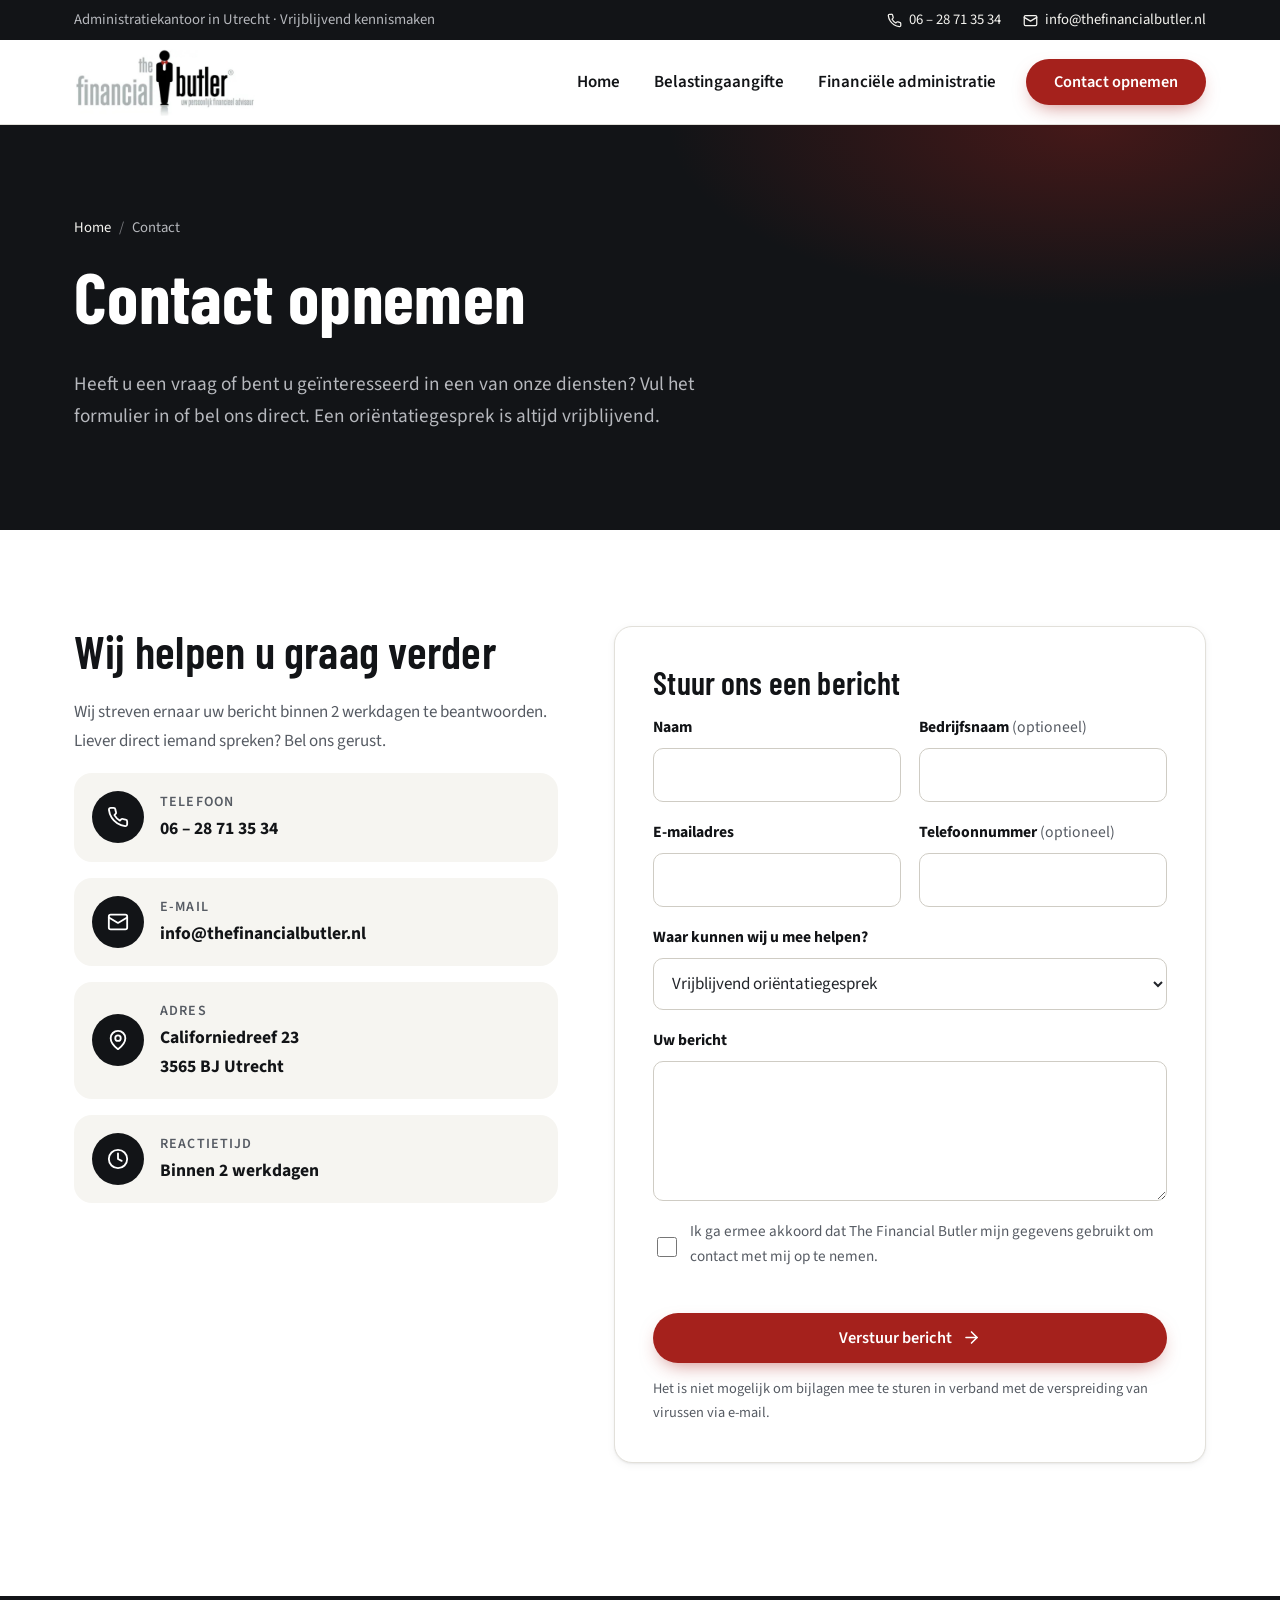
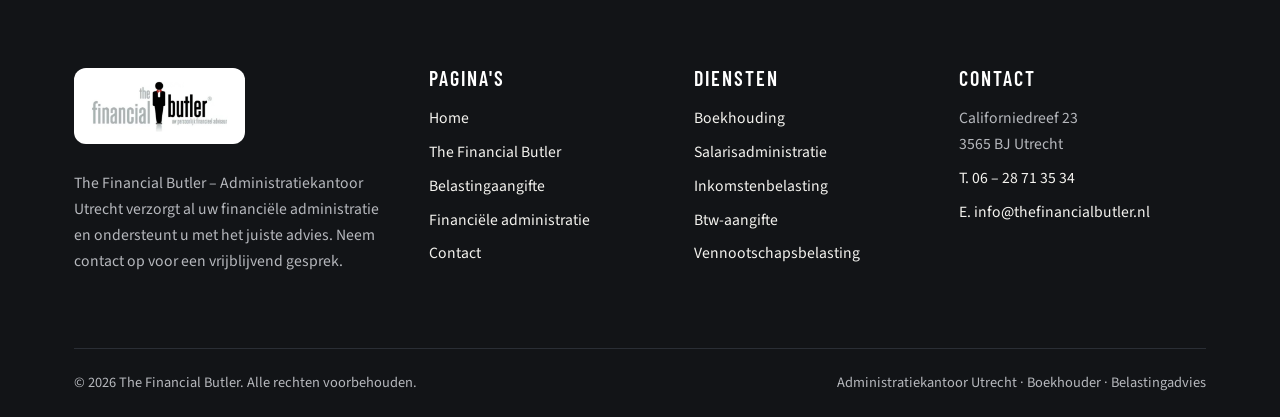
<file: contact.html>
<!doctype html>
<html lang="nl" class="no-js">
<head>
<meta charset="utf-8">
<meta name="viewport" content="width=device-width, initial-scale=1">
<title>Contact | The Financial Butler – Administratiekantoor Utrecht</title>
<meta name="description" content="Neem contact op met The Financial Butler, Californiedreef 23, Utrecht. Bel 06-28713534 of mail info@thefinancialbutler.nl voor een vrijblijvend gesprek.">
<meta property="og:type" content="website">
<meta property="og:title" content="Contact | The Financial Butler – Administratiekantoor Utrecht">
<meta property="og:description" content="Neem contact op met The Financial Butler, Californiedreef 23, Utrecht. Bel 06-28713534 of mail info@thefinancialbutler.nl voor een vrijblijvend gesprek.">
<meta property="og:image" content="assets/logo.jpg">
<meta name="theme-color" content="#121417">
<link rel="icon" href="assets/favicon.svg" type="image/svg+xml">
<link rel="preconnect" href="https://fonts.googleapis.com">
<link rel="preconnect" href="https://fonts.gstatic.com" crossorigin>
<link href="https://fonts.googleapis.com/css2?family=Barlow+Condensed:wght@500;600;700&family=Source+Sans+3:wght@400;600;700&display=swap" rel="stylesheet">
<link rel="stylesheet" href="assets/styles.css">
<script type="application/ld+json">
{"@context":"https://schema.org","@type":"AccountingService","name":"The Financial Butler","description":"Administratiekantoor in Utrecht voor MKB, ZZP'ers, startende ondernemers en particulieren.","image":"assets/logo.jpg","telephone":"+31628713534","email":"info@thefinancialbutler.nl","address":{"@type":"PostalAddress","streetAddress":"Californiedreef 23","postalCode":"3565 BJ","addressLocality":"Utrecht","addressCountry":"NL"},"areaServed":"Utrecht"}
</script>
</head>
<body>
<a class="skip-link" href="#main">Naar de inhoud</a>
<div class="topbar">
  <div class="container">
    <span class="topbar-hide">Administratiekantoor in Utrecht &middot; Vrijblijvend kennismaken</span>
    <div class="topbar-links">
      <a href="tel:+31628713534"><svg class="" viewBox="0 0 24 24" fill="none" stroke="currentColor" stroke-width="2" stroke-linecap="round" stroke-linejoin="round" aria-hidden="true"><path d="M22 16.92v3a2 2 0 0 1-2.18 2 19.79 19.79 0 0 1-8.63-3.07 19.5 19.5 0 0 1-6-6 19.79 19.79 0 0 1-3.07-8.67A2 2 0 0 1 4.11 2h3a2 2 0 0 1 2 1.72 12.84 12.84 0 0 0 .7 2.81 2 2 0 0 1-.45 2.11L8.09 9.91a16 16 0 0 0 6 6l1.27-1.27a2 2 0 0 1 2.11-.45 12.84 12.84 0 0 0 2.81.7A2 2 0 0 1 22 16.92z"/></svg>06 – 28 71 35 34</a>
      <a href="mailto:info@thefinancialbutler.nl" aria-label="E-mail info@thefinancialbutler.nl"><svg class="" viewBox="0 0 24 24" fill="none" stroke="currentColor" stroke-width="2" stroke-linecap="round" stroke-linejoin="round" aria-hidden="true"><rect x="2" y="4" width="20" height="16" rx="2"/><path d="m22 7-10 6L2 7"/></svg><span class="topbar-hide">info@thefinancialbutler.nl</span></a>
    </div>
  </div>
</div>
<header class="site-header">
  <div class="container">
    <a class="brand" href="index.html" aria-label="The Financial Butler – naar de homepage">
      <img src="assets/logo.jpg" alt="The Financial Butler – uw persoonlijk financieel adviseur" width="916" height="343">
    </a>
    <button class="nav-toggle" type="button" aria-controls="site-nav" aria-expanded="false" aria-label="Menu openen"><svg class="" viewBox="0 0 24 24" fill="none" stroke="currentColor" stroke-width="2" stroke-linecap="round" stroke-linejoin="round" aria-hidden="true"><path d="M4 6h16M4 12h16M4 18h16"/></svg></button>
    <nav class="nav" id="site-nav" aria-label="Hoofdmenu">
      <a href="index.html">Home</a><a href="belastingaangifte.html">Belastingaangifte</a><a href="financiele-administratie.html">Financiële administratie</a>
      <a class="btn btn-primary" href="contact.html">Contact opnemen</a>
    </nav>
  </div>
</header>
<main id="main">
<section class="page-hero">
  <div class="container">
    <ol class="breadcrumb"><li><a href="index.html">Home</a></li><li aria-current="page">Contact</li></ol>
    <h1>Contact opnemen</h1>
    <p class="lead">Heeft u een vraag of bent u geïnteresseerd in een van onze diensten? Vul het formulier in of bel ons direct. Een oriëntatiegesprek is altijd vrijblijvend.</p>
  </div>
</section>
<section class="section">
  <div class="container contact-grid">
    <div class="reveal">
      <h2>Wij helpen u graag verder</h2>
      <p style="color:var(--text-muted)">Wij streven ernaar uw bericht binnen 2 werkdagen te beantwoorden. Liever direct iemand spreken? Bel ons gerust.</p>
      <div class="contact-info">
        <div class="info-item"><span class="icon"><svg class="" viewBox="0 0 24 24" fill="none" stroke="currentColor" stroke-width="2" stroke-linecap="round" stroke-linejoin="round" aria-hidden="true"><path d="M22 16.92v3a2 2 0 0 1-2.18 2 19.79 19.79 0 0 1-8.63-3.07 19.5 19.5 0 0 1-6-6 19.79 19.79 0 0 1-3.07-8.67A2 2 0 0 1 4.11 2h3a2 2 0 0 1 2 1.72 12.84 12.84 0 0 0 .7 2.81 2 2 0 0 1-.45 2.11L8.09 9.91a16 16 0 0 0 6 6l1.27-1.27a2 2 0 0 1 2.11-.45 12.84 12.84 0 0 0 2.81.7A2 2 0 0 1 22 16.92z"/></svg></span><div><small>Telefoon</small><a href="tel:+31628713534">06 – 28 71 35 34</a></div></div>
        <div class="info-item"><span class="icon"><svg class="" viewBox="0 0 24 24" fill="none" stroke="currentColor" stroke-width="2" stroke-linecap="round" stroke-linejoin="round" aria-hidden="true"><rect x="2" y="4" width="20" height="16" rx="2"/><path d="m22 7-10 6L2 7"/></svg></span><div><small>E-mail</small><a href="mailto:info@thefinancialbutler.nl">info@thefinancialbutler.nl</a></div></div>
        <div class="info-item"><span class="icon"><svg class="" viewBox="0 0 24 24" fill="none" stroke="currentColor" stroke-width="2" stroke-linecap="round" stroke-linejoin="round" aria-hidden="true"><path d="M20 10c0 6-8 12-8 12s-8-6-8-12a8 8 0 0 1 16 0Z"/><circle cx="12" cy="10" r="3"/></svg></span><div><small>Adres</small><strong>Californiedreef 23<br>3565 BJ Utrecht</strong></div></div>
        <div class="info-item"><span class="icon"><svg class="" viewBox="0 0 24 24" fill="none" stroke="currentColor" stroke-width="2" stroke-linecap="round" stroke-linejoin="round" aria-hidden="true"><circle cx="12" cy="12" r="10"/><path d="M12 6v6l4 2"/></svg></span><div><small>Reactietijd</small><strong>Binnen 2 werkdagen</strong></div></div>
      </div>
      <iframe class="map" title="Kaart: Californiedreef 23, Utrecht" loading="lazy" referrerpolicy="no-referrer-when-downgrade"
        src="https://maps.google.com/maps?q=Californiedreef%2023%2C%203565%20BJ%20Utrecht&amp;z=15&amp;output=embed"></iframe>
    </div>
    <form class="form reveal" id="contact-form" novalidate aria-describedby="form-note">
      <h2>Stuur ons een bericht</h2>
      <div class="form-row">
        <div class="field"><label for="naam">Naam</label><input id="naam" name="naam" autocomplete="name" required><span class="error">Vul uw naam in.</span></div>
        <div class="field"><label for="bedrijf">Bedrijfsnaam <span class="opt">(optioneel)</span></label><input id="bedrijf" name="bedrijf" autocomplete="organization"></div>
      </div>
      <div class="form-row">
        <div class="field"><label for="email">E-mailadres</label><input id="email" name="email" type="email" autocomplete="email" required><span class="error">Vul een geldig e-mailadres in.</span></div>
        <div class="field"><label for="telefoon">Telefoonnummer <span class="opt">(optioneel)</span></label><input id="telefoon" name="telefoon" type="tel" autocomplete="tel"></div>
      </div>
      <div class="field"><label for="onderwerp">Waar kunnen wij u mee helpen?</label>
        <select id="onderwerp" name="onderwerp">
          <option>Vrijblijvend oriëntatiegesprek</option>
          <option>Financiële administratie / boekhouding</option>
          <option>Jaarrekening</option>
          <option>Belastingaangifte</option>
          <option>Salarisadministratie</option>
          <option>Advies voor starters</option>
          <option>Anders</option>
        </select>
      </div>
      <div class="field"><label for="bericht">Uw bericht</label><textarea id="bericht" name="bericht" required></textarea><span class="error">Vul uw bericht in.</span></div>
      <div class="field"><label class="consent"><input type="checkbox" name="akkoord" required> Ik ga ermee akkoord dat The Financial Butler mijn gegevens gebruikt om contact met mij op te nemen.</label><span class="error">Geef akkoord om verder te gaan.</span></div>
      <button class="btn btn-primary" type="submit">Verstuur bericht <svg class="" viewBox="0 0 24 24" fill="none" stroke="currentColor" stroke-width="2" stroke-linecap="round" stroke-linejoin="round" aria-hidden="true"><path d="M5 12h14"/><path d="m12 5 7 7-7 7"/></svg></button>
      <p class="form-note" id="form-note">Het is niet mogelijk om bijlagen mee te sturen in verband met de verspreiding van virussen via e-mail.</p>
      <p class="form-status" id="form-status" role="status">Uw e-mailprogramma wordt geopend met uw bericht. Verstuur de e-mail om uw aanvraag af te ronden.</p>
    </form>
  </div>
</section>

</main>
<footer class="site-footer">
  <div class="container">
    <div class="footer-grid">
      <div>
        <a class="footer-logo" href="index.html"><img src="assets/logo.jpg" alt="The Financial Butler" width="916" height="343" loading="lazy"></a>
        <p>The Financial Butler – Administratiekantoor Utrecht verzorgt al uw financiële administratie en ondersteunt u met het juiste advies. Neem contact op voor een vrijblijvend gesprek.</p>
      </div>
      <div>
        <h3>Pagina's</h3>
        <ul>
          <li><a href="index.html">Home</a></li>
          <li><a href="index.html#over-ons">The Financial Butler</a></li>
          <li><a href="belastingaangifte.html">Belastingaangifte</a></li>
          <li><a href="financiele-administratie.html">Financiële administratie</a></li>
          <li><a href="contact.html">Contact</a></li>
        </ul>
      </div>
      <div>
        <h3>Diensten</h3>
        <ul>
          <li><a href="financiele-administratie.html">Boekhouding</a></li>
          <li><a href="financiele-administratie.html#salarisadministratie">Salarisadministratie</a></li>
          <li><a href="belastingaangifte.html#inkomstenbelasting">Inkomstenbelasting</a></li>
          <li><a href="belastingaangifte.html#omzetbelasting">Btw-aangifte</a></li>
          <li><a href="belastingaangifte.html#vennootschapsbelasting">Vennootschapsbelasting</a></li>
        </ul>
      </div>
      <div>
        <h3>Contact</h3>
        <ul>
          <li>Californiedreef 23<br>3565 BJ Utrecht</li>
          <li><a href="tel:+31628713534">T. 06 – 28 71 35 34</a></li>
          <li><a href="mailto:info@thefinancialbutler.nl">E. info@thefinancialbutler.nl</a></li>
        </ul>
      </div>
    </div>
    <div class="footer-bottom">
      <span>&copy; <span id="year">2026</span> The Financial Butler. Alle rechten voorbehouden.</span>
      <span>Administratiekantoor Utrecht &middot; Boekhouder &middot; Belastingadvies</span>
    </div>
  </div>
</footer>
<div class="mobile-cta" aria-label="Snel contact">
  <a class="btn btn-outline" href="tel:+31628713534"><svg class="" viewBox="0 0 24 24" fill="none" stroke="currentColor" stroke-width="2" stroke-linecap="round" stroke-linejoin="round" aria-hidden="true"><path d="M22 16.92v3a2 2 0 0 1-2.18 2 19.79 19.79 0 0 1-8.63-3.07 19.5 19.5 0 0 1-6-6 19.79 19.79 0 0 1-3.07-8.67A2 2 0 0 1 4.11 2h3a2 2 0 0 1 2 1.72 12.84 12.84 0 0 0 .7 2.81 2 2 0 0 1-.45 2.11L8.09 9.91a16 16 0 0 0 6 6l1.27-1.27a2 2 0 0 1 2.11-.45 12.84 12.84 0 0 0 2.81.7A2 2 0 0 1 22 16.92z"/></svg>Bellen</a>
  <a class="btn btn-primary" href="contact.html"><svg class="" viewBox="0 0 24 24" fill="none" stroke="currentColor" stroke-width="2" stroke-linecap="round" stroke-linejoin="round" aria-hidden="true"><rect x="2" y="4" width="20" height="16" rx="2"/><path d="m22 7-10 6L2 7"/></svg>Contact</a>
</div>
<script src="assets/main.js" defer></script>
</body>
</html>
</file>
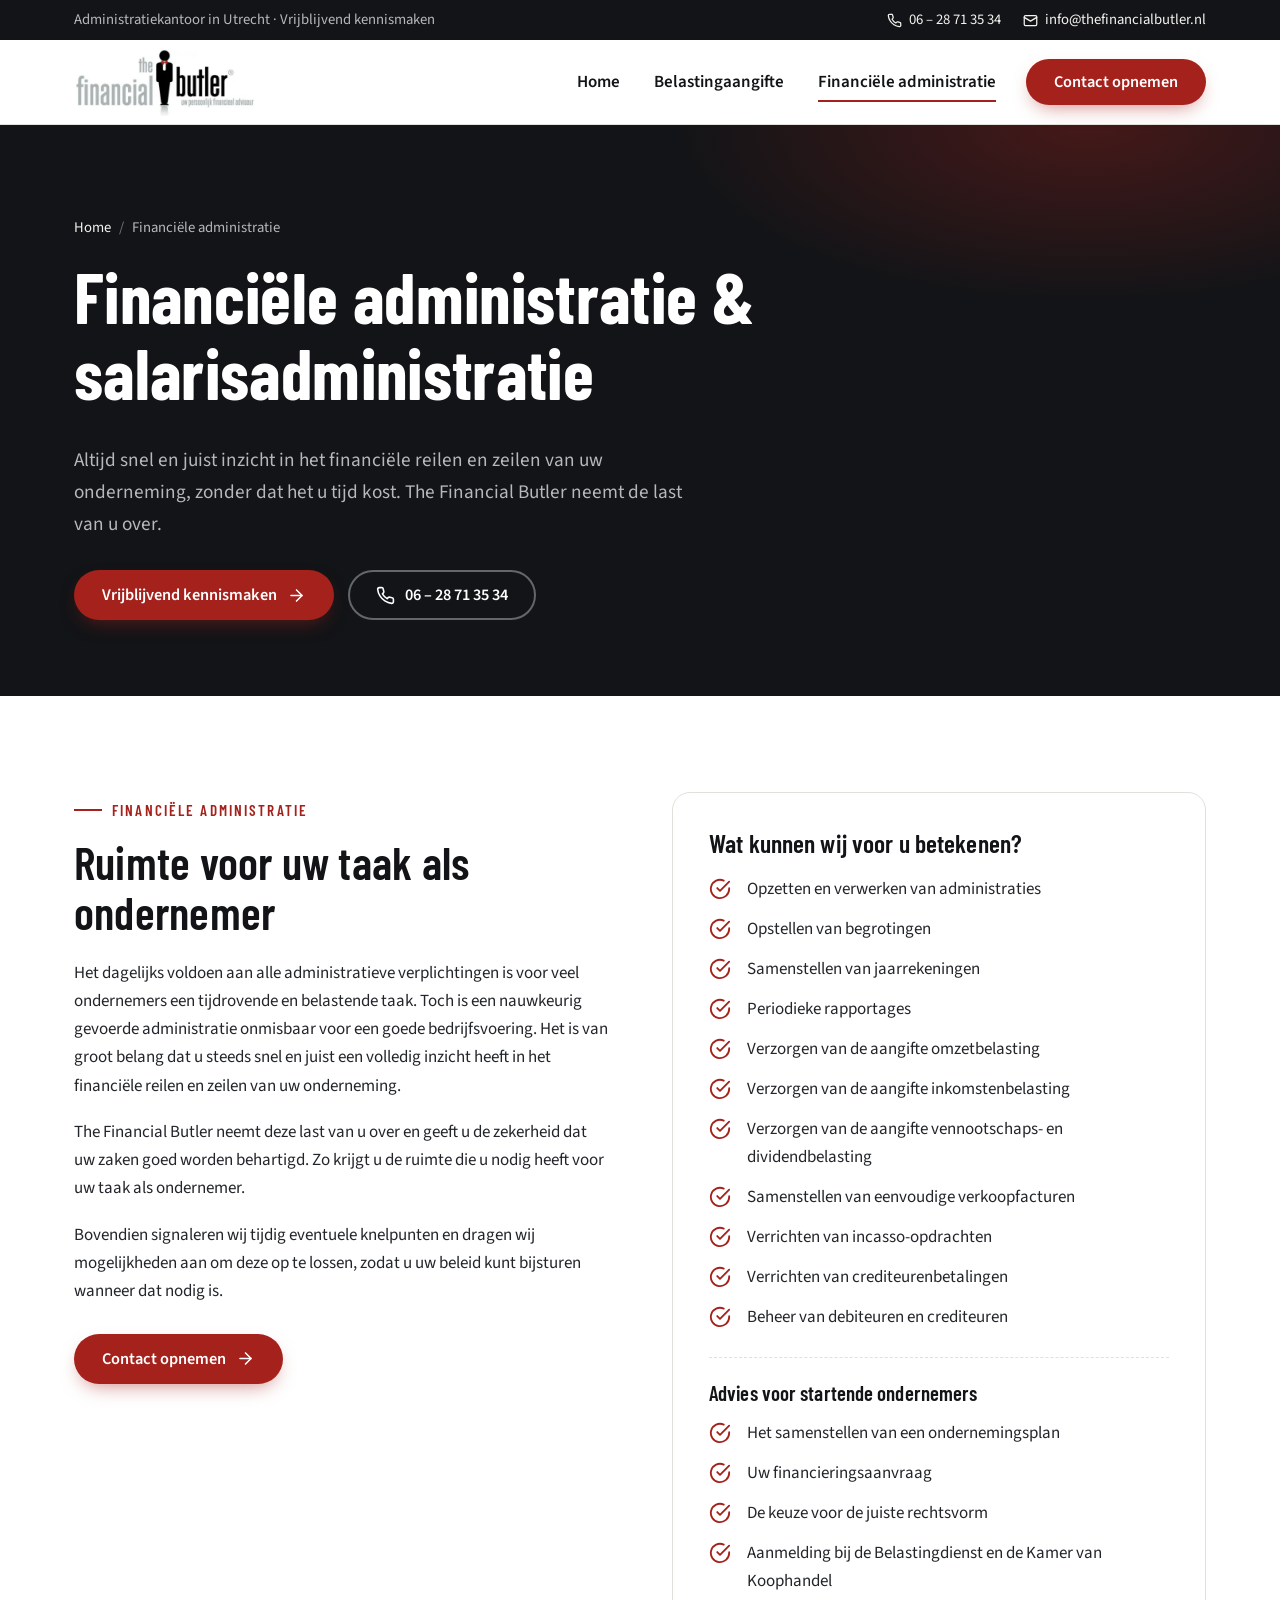
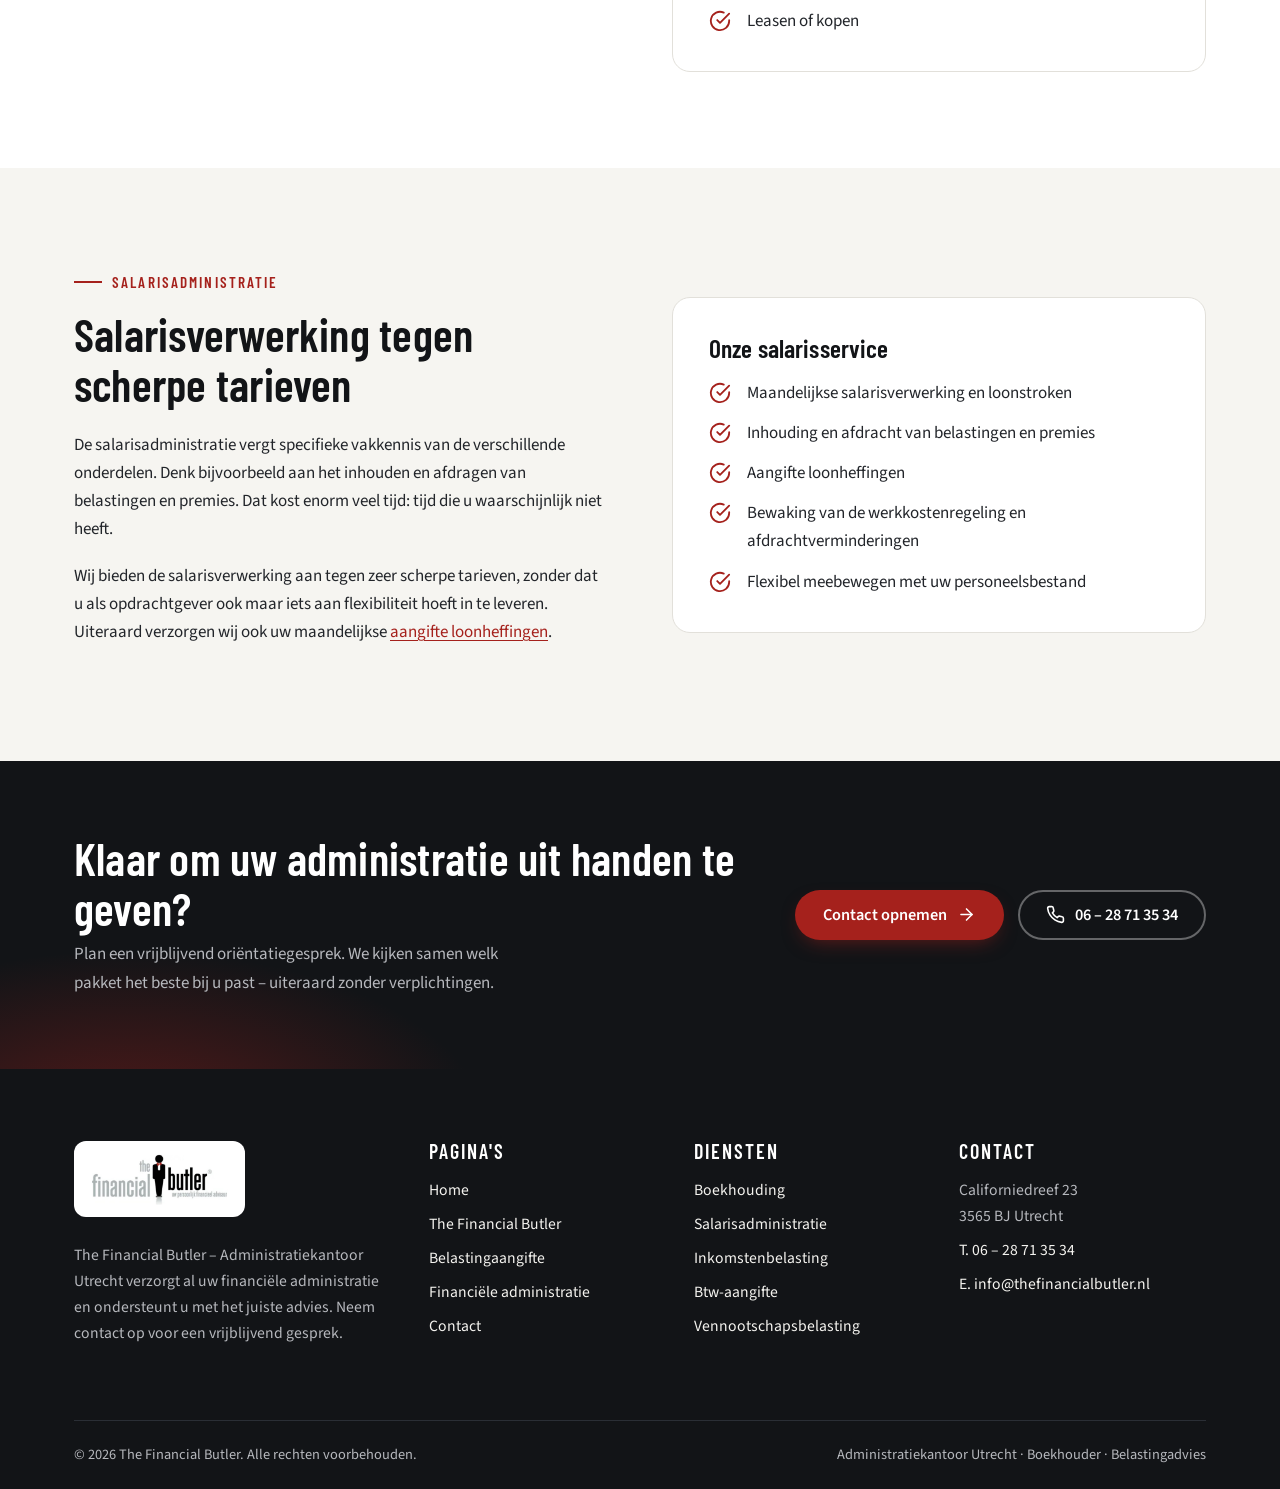
<file: financiele-administratie.html>
<!doctype html>
<html lang="nl" class="no-js">
<head>
<meta charset="utf-8">
<meta name="viewport" content="width=device-width, initial-scale=1">
<title>Financiële administratie & salarisadministratie Utrecht | The Financial Butler</title>
<meta name="description" content="Boekhouding, jaarrekeningen, rapportages en salarisadministratie uitbesteden in Utrecht. The Financial Butler ontzorgt MKB, ZZP'ers en starters.">
<meta property="og:type" content="website">
<meta property="og:title" content="Financiële administratie & salarisadministratie Utrecht | The Financial Butler">
<meta property="og:description" content="Boekhouding, jaarrekeningen, rapportages en salarisadministratie uitbesteden in Utrecht. The Financial Butler ontzorgt MKB, ZZP'ers en starters.">
<meta property="og:image" content="assets/logo.jpg">
<meta name="theme-color" content="#121417">
<link rel="icon" href="assets/favicon.svg" type="image/svg+xml">
<link rel="preconnect" href="https://fonts.googleapis.com">
<link rel="preconnect" href="https://fonts.gstatic.com" crossorigin>
<link href="https://fonts.googleapis.com/css2?family=Barlow+Condensed:wght@500;600;700&family=Source+Sans+3:wght@400;600;700&display=swap" rel="stylesheet">
<link rel="stylesheet" href="assets/styles.css">
<script type="application/ld+json">
{"@context":"https://schema.org","@type":"AccountingService","name":"The Financial Butler","description":"Administratiekantoor in Utrecht voor MKB, ZZP'ers, startende ondernemers en particulieren.","image":"assets/logo.jpg","telephone":"+31628713534","email":"info@thefinancialbutler.nl","address":{"@type":"PostalAddress","streetAddress":"Californiedreef 23","postalCode":"3565 BJ","addressLocality":"Utrecht","addressCountry":"NL"},"areaServed":"Utrecht"}
</script>
</head>
<body>
<a class="skip-link" href="#main">Naar de inhoud</a>
<div class="topbar">
  <div class="container">
    <span class="topbar-hide">Administratiekantoor in Utrecht &middot; Vrijblijvend kennismaken</span>
    <div class="topbar-links">
      <a href="tel:+31628713534"><svg class="" viewBox="0 0 24 24" fill="none" stroke="currentColor" stroke-width="2" stroke-linecap="round" stroke-linejoin="round" aria-hidden="true"><path d="M22 16.92v3a2 2 0 0 1-2.18 2 19.79 19.79 0 0 1-8.63-3.07 19.5 19.5 0 0 1-6-6 19.79 19.79 0 0 1-3.07-8.67A2 2 0 0 1 4.11 2h3a2 2 0 0 1 2 1.72 12.84 12.84 0 0 0 .7 2.81 2 2 0 0 1-.45 2.11L8.09 9.91a16 16 0 0 0 6 6l1.27-1.27a2 2 0 0 1 2.11-.45 12.84 12.84 0 0 0 2.81.7A2 2 0 0 1 22 16.92z"/></svg>06 – 28 71 35 34</a>
      <a href="mailto:info@thefinancialbutler.nl" aria-label="E-mail info@thefinancialbutler.nl"><svg class="" viewBox="0 0 24 24" fill="none" stroke="currentColor" stroke-width="2" stroke-linecap="round" stroke-linejoin="round" aria-hidden="true"><rect x="2" y="4" width="20" height="16" rx="2"/><path d="m22 7-10 6L2 7"/></svg><span class="topbar-hide">info@thefinancialbutler.nl</span></a>
    </div>
  </div>
</div>
<header class="site-header">
  <div class="container">
    <a class="brand" href="index.html" aria-label="The Financial Butler – naar de homepage">
      <img src="assets/logo.jpg" alt="The Financial Butler – uw persoonlijk financieel adviseur" width="916" height="343">
    </a>
    <button class="nav-toggle" type="button" aria-controls="site-nav" aria-expanded="false" aria-label="Menu openen"><svg class="" viewBox="0 0 24 24" fill="none" stroke="currentColor" stroke-width="2" stroke-linecap="round" stroke-linejoin="round" aria-hidden="true"><path d="M4 6h16M4 12h16M4 18h16"/></svg></button>
    <nav class="nav" id="site-nav" aria-label="Hoofdmenu">
      <a href="index.html">Home</a><a href="belastingaangifte.html">Belastingaangifte</a><a href="financiele-administratie.html" aria-current="page">Financiële administratie</a>
      <a class="btn btn-primary" href="contact.html">Contact opnemen</a>
    </nav>
  </div>
</header>
<main id="main">
<section class="page-hero">
  <div class="container">
    <ol class="breadcrumb"><li><a href="index.html">Home</a></li><li aria-current="page">Financiële administratie</li></ol>
    <h1>Financiële administratie &amp; salarisadministratie</h1>
    <p class="lead">Altijd snel en juist inzicht in het financiële reilen en zeilen van uw onderneming, zonder dat het u tijd kost. The Financial Butler neemt de last van u over.</p>
    <div class="hero-actions"><a class="btn btn-primary" href="contact.html">Vrijblijvend kennismaken <svg class="" viewBox="0 0 24 24" fill="none" stroke="currentColor" stroke-width="2" stroke-linecap="round" stroke-linejoin="round" aria-hidden="true"><path d="M5 12h14"/><path d="m12 5 7 7-7 7"/></svg></a><a class="btn btn-light" href="tel:+31628713534"><svg class="" viewBox="0 0 24 24" fill="none" stroke="currentColor" stroke-width="2" stroke-linecap="round" stroke-linejoin="round" aria-hidden="true"><path d="M22 16.92v3a2 2 0 0 1-2.18 2 19.79 19.79 0 0 1-8.63-3.07 19.5 19.5 0 0 1-6-6 19.79 19.79 0 0 1-3.07-8.67A2 2 0 0 1 4.11 2h3a2 2 0 0 1 2 1.72 12.84 12.84 0 0 0 .7 2.81 2 2 0 0 1-.45 2.11L8.09 9.91a16 16 0 0 0 6 6l1.27-1.27a2 2 0 0 1 2.11-.45 12.84 12.84 0 0 0 2.81.7A2 2 0 0 1 22 16.92z"/></svg>06 – 28 71 35 34</a></div>
  </div>
</section>

<section class="section">
  <div class="container split">
    <div class="reveal">
      <p class="eyebrow">Financiële administratie</p>
      <h2>Ruimte voor uw taak als ondernemer</h2>
      <p>Het dagelijks voldoen aan alle administratieve verplichtingen is voor veel ondernemers een tijdrovende en belastende taak. Toch is een nauwkeurig gevoerde administratie onmisbaar voor een goede bedrijfsvoering. Het is van groot belang dat u steeds snel en juist een volledig inzicht heeft in het financiële reilen en zeilen van uw onderneming.</p>
      <p>The Financial Butler neemt deze last van u over en geeft u de zekerheid dat uw zaken goed worden behartigd. Zo krijgt u de ruimte die u nodig heeft voor uw taak als ondernemer.</p>
      <p>Bovendien signaleren wij tijdig eventuele knelpunten en dragen wij mogelijkheden aan om deze op te lossen, zodat u uw beleid kunt bijsturen wanneer dat nodig is.</p>
      <a class="btn btn-primary" href="contact.html" style="margin-top:10px">Contact opnemen <svg class="" viewBox="0 0 24 24" fill="none" stroke="currentColor" stroke-width="2" stroke-linecap="round" stroke-linejoin="round" aria-hidden="true"><path d="M5 12h14"/><path d="m12 5 7 7-7 7"/></svg></a>
    </div>
    <div class="service-box reveal">
      <h3>Wat kunnen wij voor u betekenen?</h3>
      <ul class="checklist"><li><svg class="" viewBox="0 0 24 24" fill="none" stroke="currentColor" stroke-width="2" stroke-linecap="round" stroke-linejoin="round" aria-hidden="true"><path d="M22 11.08V12a10 10 0 1 1-5.93-9.14"/><path d="m9 11 3 3L22 4"/></svg><span>Opzetten en verwerken van administraties</span></li><li><svg class="" viewBox="0 0 24 24" fill="none" stroke="currentColor" stroke-width="2" stroke-linecap="round" stroke-linejoin="round" aria-hidden="true"><path d="M22 11.08V12a10 10 0 1 1-5.93-9.14"/><path d="m9 11 3 3L22 4"/></svg><span>Opstellen van begrotingen</span></li><li><svg class="" viewBox="0 0 24 24" fill="none" stroke="currentColor" stroke-width="2" stroke-linecap="round" stroke-linejoin="round" aria-hidden="true"><path d="M22 11.08V12a10 10 0 1 1-5.93-9.14"/><path d="m9 11 3 3L22 4"/></svg><span>Samenstellen van jaarrekeningen</span></li><li><svg class="" viewBox="0 0 24 24" fill="none" stroke="currentColor" stroke-width="2" stroke-linecap="round" stroke-linejoin="round" aria-hidden="true"><path d="M22 11.08V12a10 10 0 1 1-5.93-9.14"/><path d="m9 11 3 3L22 4"/></svg><span>Periodieke rapportages</span></li><li><svg class="" viewBox="0 0 24 24" fill="none" stroke="currentColor" stroke-width="2" stroke-linecap="round" stroke-linejoin="round" aria-hidden="true"><path d="M22 11.08V12a10 10 0 1 1-5.93-9.14"/><path d="m9 11 3 3L22 4"/></svg><span>Verzorgen van de aangifte omzetbelasting</span></li><li><svg class="" viewBox="0 0 24 24" fill="none" stroke="currentColor" stroke-width="2" stroke-linecap="round" stroke-linejoin="round" aria-hidden="true"><path d="M22 11.08V12a10 10 0 1 1-5.93-9.14"/><path d="m9 11 3 3L22 4"/></svg><span>Verzorgen van de aangifte inkomstenbelasting</span></li><li><svg class="" viewBox="0 0 24 24" fill="none" stroke="currentColor" stroke-width="2" stroke-linecap="round" stroke-linejoin="round" aria-hidden="true"><path d="M22 11.08V12a10 10 0 1 1-5.93-9.14"/><path d="m9 11 3 3L22 4"/></svg><span>Verzorgen van de aangifte vennootschaps- en dividendbelasting</span></li><li><svg class="" viewBox="0 0 24 24" fill="none" stroke="currentColor" stroke-width="2" stroke-linecap="round" stroke-linejoin="round" aria-hidden="true"><path d="M22 11.08V12a10 10 0 1 1-5.93-9.14"/><path d="m9 11 3 3L22 4"/></svg><span>Samenstellen van eenvoudige verkoopfacturen</span></li><li><svg class="" viewBox="0 0 24 24" fill="none" stroke="currentColor" stroke-width="2" stroke-linecap="round" stroke-linejoin="round" aria-hidden="true"><path d="M22 11.08V12a10 10 0 1 1-5.93-9.14"/><path d="m9 11 3 3L22 4"/></svg><span>Verrichten van incasso-opdrachten</span></li><li><svg class="" viewBox="0 0 24 24" fill="none" stroke="currentColor" stroke-width="2" stroke-linecap="round" stroke-linejoin="round" aria-hidden="true"><path d="M22 11.08V12a10 10 0 1 1-5.93-9.14"/><path d="m9 11 3 3L22 4"/></svg><span>Verrichten van crediteurenbetalingen</span></li><li><svg class="" viewBox="0 0 24 24" fill="none" stroke="currentColor" stroke-width="2" stroke-linecap="round" stroke-linejoin="round" aria-hidden="true"><path d="M22 11.08V12a10 10 0 1 1-5.93-9.14"/><path d="m9 11 3 3L22 4"/></svg><span>Beheer van debiteuren en crediteuren</span></li></ul>
      <div class="sub-list">
        <h4>Advies voor startende ondernemers</h4>
        <ul class="checklist"><li><svg class="" viewBox="0 0 24 24" fill="none" stroke="currentColor" stroke-width="2" stroke-linecap="round" stroke-linejoin="round" aria-hidden="true"><path d="M22 11.08V12a10 10 0 1 1-5.93-9.14"/><path d="m9 11 3 3L22 4"/></svg><span>Het samenstellen van een ondernemingsplan</span></li><li><svg class="" viewBox="0 0 24 24" fill="none" stroke="currentColor" stroke-width="2" stroke-linecap="round" stroke-linejoin="round" aria-hidden="true"><path d="M22 11.08V12a10 10 0 1 1-5.93-9.14"/><path d="m9 11 3 3L22 4"/></svg><span>Uw financieringsaanvraag</span></li><li><svg class="" viewBox="0 0 24 24" fill="none" stroke="currentColor" stroke-width="2" stroke-linecap="round" stroke-linejoin="round" aria-hidden="true"><path d="M22 11.08V12a10 10 0 1 1-5.93-9.14"/><path d="m9 11 3 3L22 4"/></svg><span>De keuze voor de juiste rechtsvorm</span></li><li><svg class="" viewBox="0 0 24 24" fill="none" stroke="currentColor" stroke-width="2" stroke-linecap="round" stroke-linejoin="round" aria-hidden="true"><path d="M22 11.08V12a10 10 0 1 1-5.93-9.14"/><path d="m9 11 3 3L22 4"/></svg><span>Aanmelding bij de Belastingdienst en de Kamer van Koophandel</span></li><li><svg class="" viewBox="0 0 24 24" fill="none" stroke="currentColor" stroke-width="2" stroke-linecap="round" stroke-linejoin="round" aria-hidden="true"><path d="M22 11.08V12a10 10 0 1 1-5.93-9.14"/><path d="m9 11 3 3L22 4"/></svg><span>Leasen of kopen</span></li></ul>
      </div>
    </div>
  </div>
</section>

<section class="section section-soft" id="salarisadministratie">
  <div class="container split center">
    <div class="reveal">
      <p class="eyebrow">Salarisadministratie</p>
      <h2>Salarisverwerking tegen scherpe tarieven</h2>
      <p>De salarisadministratie vergt specifieke vakkennis van de verschillende onderdelen. Denk bijvoorbeeld aan het inhouden en afdragen van belastingen en premies. Dat kost enorm veel tijd: tijd die u waarschijnlijk niet heeft.</p>
      <p>Wij bieden de salarisverwerking aan tegen zeer scherpe tarieven, zonder dat u als opdrachtgever ook maar iets aan flexibiliteit hoeft in te leveren. Uiteraard verzorgen wij ook uw maandelijkse <a href="belastingaangifte.html#loonheffingen">aangifte loonheffingen</a>.</p>
    </div>
    <div class="service-box reveal">
      <h3>Onze salarisservice</h3>
      <ul class="checklist"><li><svg class="" viewBox="0 0 24 24" fill="none" stroke="currentColor" stroke-width="2" stroke-linecap="round" stroke-linejoin="round" aria-hidden="true"><path d="M22 11.08V12a10 10 0 1 1-5.93-9.14"/><path d="m9 11 3 3L22 4"/></svg><span>Maandelijkse salarisverwerking en loonstroken</span></li><li><svg class="" viewBox="0 0 24 24" fill="none" stroke="currentColor" stroke-width="2" stroke-linecap="round" stroke-linejoin="round" aria-hidden="true"><path d="M22 11.08V12a10 10 0 1 1-5.93-9.14"/><path d="m9 11 3 3L22 4"/></svg><span>Inhouding en afdracht van belastingen en premies</span></li><li><svg class="" viewBox="0 0 24 24" fill="none" stroke="currentColor" stroke-width="2" stroke-linecap="round" stroke-linejoin="round" aria-hidden="true"><path d="M22 11.08V12a10 10 0 1 1-5.93-9.14"/><path d="m9 11 3 3L22 4"/></svg><span>Aangifte loonheffingen</span></li><li><svg class="" viewBox="0 0 24 24" fill="none" stroke="currentColor" stroke-width="2" stroke-linecap="round" stroke-linejoin="round" aria-hidden="true"><path d="M22 11.08V12a10 10 0 1 1-5.93-9.14"/><path d="m9 11 3 3L22 4"/></svg><span>Bewaking van de werkkostenregeling en afdrachtverminderingen</span></li><li><svg class="" viewBox="0 0 24 24" fill="none" stroke="currentColor" stroke-width="2" stroke-linecap="round" stroke-linejoin="round" aria-hidden="true"><path d="M22 11.08V12a10 10 0 1 1-5.93-9.14"/><path d="m9 11 3 3L22 4"/></svg><span>Flexibel meebewegen met uw personeelsbestand</span></li></ul>
    </div>
  </div>
</section>
<section class="cta-band">
  <div class="container">
    <div class="reveal">
      <h2>Klaar om uw administratie uit handen te geven?</h2>
      <p>Plan een vrijblijvend oriëntatiegesprek. We kijken samen welk pakket het beste bij u past – uiteraard zonder verplichtingen.</p>
    </div>
    <div class="actions reveal">
      <a class="btn btn-primary" href="contact.html">Contact opnemen <svg class="" viewBox="0 0 24 24" fill="none" stroke="currentColor" stroke-width="2" stroke-linecap="round" stroke-linejoin="round" aria-hidden="true"><path d="M5 12h14"/><path d="m12 5 7 7-7 7"/></svg></a>
      <a class="btn btn-light" href="tel:+31628713534"><svg class="" viewBox="0 0 24 24" fill="none" stroke="currentColor" stroke-width="2" stroke-linecap="round" stroke-linejoin="round" aria-hidden="true"><path d="M22 16.92v3a2 2 0 0 1-2.18 2 19.79 19.79 0 0 1-8.63-3.07 19.5 19.5 0 0 1-6-6 19.79 19.79 0 0 1-3.07-8.67A2 2 0 0 1 4.11 2h3a2 2 0 0 1 2 1.72 12.84 12.84 0 0 0 .7 2.81 2 2 0 0 1-.45 2.11L8.09 9.91a16 16 0 0 0 6 6l1.27-1.27a2 2 0 0 1 2.11-.45 12.84 12.84 0 0 0 2.81.7A2 2 0 0 1 22 16.92z"/></svg>06 – 28 71 35 34</a>
    </div>
  </div>
</section>

</main>
<footer class="site-footer">
  <div class="container">
    <div class="footer-grid">
      <div>
        <a class="footer-logo" href="index.html"><img src="assets/logo.jpg" alt="The Financial Butler" width="916" height="343" loading="lazy"></a>
        <p>The Financial Butler – Administratiekantoor Utrecht verzorgt al uw financiële administratie en ondersteunt u met het juiste advies. Neem contact op voor een vrijblijvend gesprek.</p>
      </div>
      <div>
        <h3>Pagina's</h3>
        <ul>
          <li><a href="index.html">Home</a></li>
          <li><a href="index.html#over-ons">The Financial Butler</a></li>
          <li><a href="belastingaangifte.html">Belastingaangifte</a></li>
          <li><a href="financiele-administratie.html">Financiële administratie</a></li>
          <li><a href="contact.html">Contact</a></li>
        </ul>
      </div>
      <div>
        <h3>Diensten</h3>
        <ul>
          <li><a href="financiele-administratie.html">Boekhouding</a></li>
          <li><a href="financiele-administratie.html#salarisadministratie">Salarisadministratie</a></li>
          <li><a href="belastingaangifte.html#inkomstenbelasting">Inkomstenbelasting</a></li>
          <li><a href="belastingaangifte.html#omzetbelasting">Btw-aangifte</a></li>
          <li><a href="belastingaangifte.html#vennootschapsbelasting">Vennootschapsbelasting</a></li>
        </ul>
      </div>
      <div>
        <h3>Contact</h3>
        <ul>
          <li>Californiedreef 23<br>3565 BJ Utrecht</li>
          <li><a href="tel:+31628713534">T. 06 – 28 71 35 34</a></li>
          <li><a href="mailto:info@thefinancialbutler.nl">E. info@thefinancialbutler.nl</a></li>
        </ul>
      </div>
    </div>
    <div class="footer-bottom">
      <span>&copy; <span id="year">2026</span> The Financial Butler. Alle rechten voorbehouden.</span>
      <span>Administratiekantoor Utrecht &middot; Boekhouder &middot; Belastingadvies</span>
    </div>
  </div>
</footer>
<div class="mobile-cta" aria-label="Snel contact">
  <a class="btn btn-outline" href="tel:+31628713534"><svg class="" viewBox="0 0 24 24" fill="none" stroke="currentColor" stroke-width="2" stroke-linecap="round" stroke-linejoin="round" aria-hidden="true"><path d="M22 16.92v3a2 2 0 0 1-2.18 2 19.79 19.79 0 0 1-8.63-3.07 19.5 19.5 0 0 1-6-6 19.79 19.79 0 0 1-3.07-8.67A2 2 0 0 1 4.11 2h3a2 2 0 0 1 2 1.72 12.84 12.84 0 0 0 .7 2.81 2 2 0 0 1-.45 2.11L8.09 9.91a16 16 0 0 0 6 6l1.27-1.27a2 2 0 0 1 2.11-.45 12.84 12.84 0 0 0 2.81.7A2 2 0 0 1 22 16.92z"/></svg>Bellen</a>
  <a class="btn btn-primary" href="contact.html"><svg class="" viewBox="0 0 24 24" fill="none" stroke="currentColor" stroke-width="2" stroke-linecap="round" stroke-linejoin="round" aria-hidden="true"><rect x="2" y="4" width="20" height="16" rx="2"/><path d="m22 7-10 6L2 7"/></svg>Contact</a>
</div>
<script src="assets/main.js" defer></script>
</body>
</html>
</file>
<file: assets/styles.css>
/* The Financial Butler — stylesheet */
:root {
  --ink: #121417;
  --ink-2: #1c1f24;
  --ink-3: #2a2e35;
  --text: #22252a;
  --text-muted: #565b63;
  --line: #e2e0da;
  --bg: #ffffff;
  --bg-soft: #f6f5f1;
  --bg-warm: #efede7;
  --red: #a5211c;
  --red-dark: #861a16;
  --red-soft: #f8e9e7;
  --on-dark: #f4f3ef;
  --on-dark-muted: #b6b8bd;

  --font-display: "Barlow Condensed", "Arial Narrow", sans-serif;
  --font-body: "Source Sans 3", system-ui, -apple-system, "Segoe UI", sans-serif;

  --radius: 10px;
  --radius-lg: 18px;
  --shadow-sm: 0 1px 2px rgba(18, 20, 23, .06), 0 2px 8px rgba(18, 20, 23, .05);
  --shadow-md: 0 10px 30px -10px rgba(18, 20, 23, .18);
  --container: 1180px;
  --ease: cubic-bezier(.2, .7, .2, 1);
}

*, *::before, *::after { box-sizing: border-box; }
html { scroll-behavior: smooth; -webkit-text-size-adjust: 100%; }
body {
  margin: 0;
  font-family: var(--font-body);
  font-size: 1.0625rem;
  line-height: 1.65;
  color: var(--text);
  background: var(--bg);
  -webkit-font-smoothing: antialiased;
}
img, svg { display: block; max-width: 100%; }
a { color: var(--red); text-underline-offset: 3px; }
a:hover { color: var(--red-dark); }
h1, h2, h3, h4 {
  font-family: var(--font-display);
  color: var(--ink);
  line-height: 1.08;
  letter-spacing: .005em;
  margin: 0 0 .5em;
  font-weight: 600;
}
h1 { font-size: clamp(2.6rem, 5.6vw, 4.4rem); font-weight: 700; }
h2 { font-size: clamp(2rem, 3.6vw, 2.9rem); }
h3 { font-size: 1.6rem; }
p { margin: 0 0 1.1em; }
:focus-visible { outline: 3px solid var(--red); outline-offset: 3px; border-radius: 4px; }

.container { width: 100%; max-width: var(--container); margin: 0 auto; padding: 0 24px; }
.skip-link {
  position: absolute; left: 16px; top: -60px; z-index: 100;
  background: var(--ink); color: #fff; padding: 10px 16px; border-radius: 8px;
}
.skip-link:focus { top: 12px; color: #fff; }

.eyebrow {
  display: inline-flex; align-items: center; gap: 10px;
  font-family: var(--font-display); font-weight: 600;
  text-transform: uppercase; letter-spacing: .14em; font-size: .95rem;
  color: var(--red); margin-bottom: 14px;
}
.eyebrow::before { content: ""; width: 28px; height: 2px; background: currentColor; }
.lead { font-size: 1.2rem; color: var(--text-muted); max-width: 62ch; }

/* Buttons */
.btn {
  display: inline-flex; align-items: center; justify-content: center; gap: 10px;
  min-height: 50px; padding: 0 26px;
  font: 600 1.02rem/1 var(--font-body);
  border-radius: 999px; border: 2px solid transparent;
  text-decoration: none; cursor: pointer;
  transition: background-color .2s var(--ease), color .2s var(--ease), border-color .2s var(--ease), transform .2s var(--ease), box-shadow .2s var(--ease);
}
.btn svg { width: 19px; height: 19px; flex: none; }
.btn-primary { background: var(--red); color: #fff; box-shadow: 0 8px 20px -8px rgba(165, 33, 28, .6); }
.btn-primary:hover { background: var(--red-dark); color: #fff; transform: translateY(-1px); }
.btn-outline { border-color: var(--ink); color: var(--ink); background: transparent; }
.btn-outline:hover { background: var(--ink); color: #fff; }
.btn-light { border-color: rgba(255,255,255,.35); color: #fff; }
.btn-light:hover { background: #fff; color: var(--ink); border-color: #fff; }

/* Top bar + header */
.topbar { background: var(--ink); color: var(--on-dark-muted); font-size: .92rem; }
.topbar .container { display: flex; justify-content: space-between; align-items: center; gap: 16px; min-height: 40px; }
.topbar a { color: var(--on-dark); text-decoration: none; display: inline-flex; align-items: center; gap: 7px; }
.topbar a:hover { color: #fff; text-decoration: underline; }
.topbar svg { width: 15px; height: 15px; }
.topbar-links { display: flex; gap: 22px; }

.site-header {
  position: sticky; top: 0; z-index: 50;
  background: rgba(255,255,255,.96);
  backdrop-filter: saturate(160%) blur(8px);
  border-bottom: 1px solid var(--line);
  transition: box-shadow .25s var(--ease);
}
.site-header.scrolled { box-shadow: var(--shadow-sm); }
.site-header .container { display: flex; align-items: center; justify-content: space-between; gap: 24px; min-height: 84px; }
.brand img { height: 68px; width: auto; }
.nav { display: flex; align-items: center; gap: 6px; }
.nav a:not(.btn) {
  position: relative;
  color: var(--ink); text-decoration: none; font-weight: 600;
  padding: 10px 14px; border-radius: 8px;
}
.nav a:not(.btn)::after {
  content: ""; position: absolute; left: 14px; right: 14px; bottom: 4px; height: 2px;
  background: var(--red); transform: scaleX(0); transform-origin: left; transition: transform .25s var(--ease);
}
.nav a:not(.btn):hover::after, .nav a[aria-current="page"]::after { transform: scaleX(1); }
.nav .btn { margin-left: 10px; min-height: 46px; }
.nav-toggle {
  display: none; width: 46px; height: 46px; border: 1px solid var(--line); background: #fff;
  border-radius: 10px; cursor: pointer; align-items: center; justify-content: center;
}
.nav-toggle svg { width: 22px; height: 22px; }

/* Hero */
.hero { position: relative; overflow: hidden; background: var(--bg-soft); }
.hero::before {
  content: ""; position: absolute; inset: 0;
  background:
    radial-gradient(800px 400px at 92% -10%, rgba(165,33,28,.08), transparent 60%),
    linear-gradient(180deg, transparent 70%, rgba(18,20,23,.03));
  pointer-events: none;
}
.hero .container { position: relative; display: grid; grid-template-columns: 1.15fr .85fr; gap: 56px; align-items: center; padding-top: 88px; padding-bottom: 96px; }
.hero h1 span { color: var(--red); }
.hero-actions { display: flex; flex-wrap: wrap; gap: 14px; margin-top: 30px; }
.hero-points { display: flex; flex-wrap: wrap; gap: 10px 24px; margin: 34px 0 0; padding: 0; list-style: none; color: var(--text-muted); font-weight: 600; }
.hero-points li { display: inline-flex; align-items: center; gap: 8px; }
.hero-points svg { width: 20px; height: 20px; color: var(--red); }

.hero-card {
  background: var(--ink); color: var(--on-dark);
  border-radius: var(--radius-lg); padding: 38px 34px;
  box-shadow: var(--shadow-md);
  position: relative;
}
.hero-card::after {
  content: ""; position: absolute; top: 0; left: 34px; width: 56px; height: 4px; background: var(--red); border-radius: 0 0 4px 4px;
}
.hero-card h2 { color: #fff; font-size: 1.9rem; margin-bottom: 10px; }
.hero-card p { color: var(--on-dark-muted); }
.hero-card .phone-big {
  display: flex; align-items: center; gap: 14px; margin: 22px 0 10px;
  color: #fff; text-decoration: none; font-family: var(--font-display); font-size: 2.1rem; font-weight: 600; letter-spacing: .02em;
}
.hero-card .phone-big:hover { color: #fff; }
.hero-card .phone-big span.icon {
  display: grid; place-items: center; width: 52px; height: 52px; border-radius: 50%; background: var(--red); flex: none;
}
.hero-card .phone-big svg { width: 24px; height: 24px; }
.hero-card .mail { color: var(--on-dark); }
.hero-card .btn { width: 100%; margin-top: 22px; }
.hero-card small { display: block; margin-top: 14px; color: var(--on-dark-muted); font-size: .9rem; }

/* Page hero (subpages) */
.page-hero { background: var(--ink); color: var(--on-dark); position: relative; overflow: hidden; }
.page-hero::before {
  content: ""; position: absolute; inset: 0;
  background: radial-gradient(700px 300px at 85% 0%, rgba(165,33,28,.35), transparent 60%);
}
.page-hero .container { position: relative; padding-top: 76px; padding-bottom: 76px; }
.page-hero h1 { color: #fff; }
.page-hero .lead { color: var(--on-dark-muted); }
.breadcrumb { display: flex; gap: 8px; font-size: .92rem; color: var(--on-dark-muted); margin-bottom: 18px; padding: 0; list-style: none; }
.breadcrumb a { color: var(--on-dark); text-decoration: none; }
.breadcrumb a:hover { text-decoration: underline; color: #fff; }
.breadcrumb li + li::before { content: "/"; margin-right: 8px; opacity: .6; }

/* Sections */
.section { padding: 96px 0; }
.section-soft { background: var(--bg-soft); }
.section-head { max-width: 760px; margin-bottom: 52px; }
.section-head.center { margin-left: auto; margin-right: auto; text-align: center; }
.section-head.center .eyebrow::after { content: ""; width: 28px; height: 2px; background: currentColor; }

.split { display: grid; grid-template-columns: 1fr 1fr; gap: 64px; align-items: start; }
.split.center { align-items: center; }

/* Service cards */
.cards { display: grid; grid-template-columns: repeat(4, 1fr); gap: 22px; }
.card {
  background: #fff; border: 1px solid var(--line); border-radius: var(--radius-lg);
  padding: 30px 26px; display: flex; flex-direction: column;
  transition: transform .25s var(--ease), box-shadow .25s var(--ease), border-color .25s var(--ease);
}
.card:hover { transform: translateY(-4px); box-shadow: var(--shadow-md); border-color: transparent; }
.card .icon {
  width: 54px; height: 54px; border-radius: 14px; display: grid; place-items: center;
  background: var(--red-soft); color: var(--red); margin-bottom: 20px;
}
.card .icon svg { width: 26px; height: 26px; }
.card h3 { margin-bottom: 8px; }
.card p { color: var(--text-muted); font-size: 1rem; flex: 1; }
.card .more { font-weight: 700; text-decoration: none; display: inline-flex; align-items: center; gap: 6px; }
.card .more svg { width: 18px; height: 18px; transition: transform .2s var(--ease); }
.card .more:hover svg { transform: translateX(4px); }

/* Why us */
.feature-list { display: grid; gap: 26px; margin: 0; padding: 0; list-style: none; }
.feature-list li { display: grid; grid-template-columns: 48px 1fr; gap: 18px; }
.feature-list .num {
  width: 48px; height: 48px; border-radius: 50%; border: 2px solid var(--ink);
  display: grid; place-items: center; font-family: var(--font-display); font-weight: 700; font-size: 1.25rem; color: var(--ink);
}
.feature-list h3 { font-size: 1.35rem; margin: 2px 0 4px; }
.feature-list p { margin: 0; color: var(--text-muted); }

.quote-panel {
  background: var(--ink); color: var(--on-dark); border-radius: var(--radius-lg); padding: 48px 42px; position: relative; overflow: hidden;
}
.quote-panel::before {
  content: "\201C"; position: absolute; right: 24px; top: -30px; font-family: Georgia, serif; font-size: 13rem; color: rgba(255,255,255,.06); line-height: 1;
}
.quote-panel p.big { font-family: var(--font-display); font-size: clamp(1.7rem, 2.6vw, 2.2rem); line-height: 1.2; color: #fff; font-weight: 500; }
.quote-panel p.big em { color: #e6726c; font-style: normal; }
.quote-panel p { color: var(--on-dark-muted); }

/* Sectors */
.chips { display: flex; flex-wrap: wrap; gap: 10px; margin: 0; padding: 0; list-style: none; }
.chips li {
  padding: 9px 16px; border-radius: 999px; background: #fff; border: 1px solid var(--line);
  font-weight: 600; font-size: .97rem; color: var(--ink);
}
.chips.dark li { background: var(--ink-2); border-color: var(--ink-3); color: var(--on-dark); }
.audience { display: grid; grid-template-columns: repeat(4, 1fr); gap: 18px; margin-top: 40px; }
.audience div {
  border-top: 3px solid var(--ink); padding-top: 16px;
}
.audience strong { display: block; font-family: var(--font-display); font-size: 1.45rem; color: var(--ink); }
.audience span { color: var(--text-muted); font-size: .98rem; }

/* Steps */
.steps { display: grid; grid-template-columns: repeat(3, 1fr); gap: 22px; counter-reset: step; }
.step { background: #fff; border-radius: var(--radius-lg); padding: 30px; border: 1px solid var(--line); position: relative; }
.step::before {
  counter-increment: step; content: "0" counter(step);
  font-family: var(--font-display); font-weight: 700; font-size: 2.6rem; color: var(--red); line-height: 1; display: block; margin-bottom: 14px;
}
.step h3 { font-size: 1.4rem; }
.step p { color: var(--text-muted); margin: 0; }

/* CTA band */
.cta-band { background: var(--ink); color: var(--on-dark); position: relative; overflow: hidden; }
.cta-band::before { content: ""; position: absolute; inset: 0; background: radial-gradient(600px 300px at 10% 120%, rgba(165,33,28,.45), transparent 60%); }
.cta-band .container { position: relative; display: flex; justify-content: space-between; align-items: center; gap: 36px; padding-top: 72px; padding-bottom: 72px; }
.cta-band h2 { color: #fff; margin-bottom: 8px; }
.cta-band p { color: var(--on-dark-muted); margin: 0; max-width: 56ch; }
.cta-band .actions { display: flex; gap: 14px; flex-wrap: wrap; flex: none; }

/* Prose / tax topics */
.topics { display: grid; grid-template-columns: 280px 1fr; gap: 56px; align-items: start; }
.toc { position: sticky; top: 110px; background: var(--bg-soft); border-radius: var(--radius-lg); padding: 24px; }
.toc h2 { font-size: 1.2rem; text-transform: uppercase; letter-spacing: .12em; color: var(--text-muted); margin-bottom: 12px; }
.toc ol { margin: 0; padding: 0; list-style: none; display: grid; gap: 2px; }
.toc a { display: block; padding: 9px 12px; border-radius: 8px; color: var(--ink); text-decoration: none; font-weight: 600; }
.toc a:hover, .toc a.active { background: #fff; color: var(--red); }
.toc .btn { width: 100%; margin-top: 18px; }
.topic { padding: 36px 0; border-bottom: 1px solid var(--line); scroll-margin-top: 110px; }
.topic:first-child { padding-top: 0; }
.topic:last-child { border-bottom: 0; }
.topic-head { display: flex; align-items: center; gap: 16px; margin-bottom: 14px; }
.topic-head .icon { width: 50px; height: 50px; border-radius: 12px; background: var(--red-soft); color: var(--red); display: grid; place-items: center; flex: none; }
.topic-head .icon svg { width: 24px; height: 24px; }
.topic-head h2 { margin: 0; font-size: clamp(1.8rem, 3vw, 2.3rem); }
.topic p { color: var(--text); max-width: 72ch; }
.callout {
  border-left: 4px solid var(--red); background: var(--red-soft); padding: 16px 20px; border-radius: 0 var(--radius) var(--radius) 0; color: var(--ink); font-weight: 600; max-width: 72ch;
}

/* Check lists */
.checklist { list-style: none; margin: 0; padding: 0; display: grid; gap: 12px; }
.checklist li { display: grid; grid-template-columns: 26px 1fr; gap: 12px; align-items: start; }
.checklist svg { width: 22px; height: 22px; color: var(--red); margin-top: 3px; }
.checklist.cols { grid-template-columns: 1fr 1fr; gap: 14px 32px; }
.service-box { background: #fff; border: 1px solid var(--line); border-radius: var(--radius-lg); padding: 36px; }
.service-box h3 { margin-bottom: 18px; }
.sub-list { margin-top: 26px; padding-top: 24px; border-top: 1px dashed var(--line); }
.sub-list h4 { font-size: 1.3rem; margin-bottom: 14px; }

/* Contact */
.contact-grid { display: grid; grid-template-columns: .9fr 1.1fr; gap: 56px; align-items: start; }
.contact-info { display: grid; gap: 16px; }
.info-item { display: grid; grid-template-columns: 52px 1fr; gap: 16px; align-items: center; background: var(--bg-soft); border-radius: var(--radius-lg); padding: 18px; }
.info-item .icon { width: 52px; height: 52px; border-radius: 50%; background: var(--ink); color: #fff; display: grid; place-items: center; }
.info-item .icon svg { width: 22px; height: 22px; }
.info-item small { display: block; color: var(--text-muted); font-size: .88rem; text-transform: uppercase; letter-spacing: .08em; font-weight: 600; }
.info-item a, .info-item strong { color: var(--ink); font-weight: 700; font-size: 1.1rem; text-decoration: none; }
.info-item a:hover { color: var(--red); text-decoration: underline; }
.map { border: 0; width: 100%; height: 280px; border-radius: var(--radius-lg); margin-top: 8px; filter: grayscale(.4); }

.form { background: #fff; border: 1px solid var(--line); border-radius: var(--radius-lg); padding: 38px; box-shadow: var(--shadow-sm); }
.form h2 { font-size: 2rem; }
.form-row { display: grid; grid-template-columns: 1fr 1fr; gap: 18px; }
.field { display: grid; gap: 7px; margin-bottom: 18px; }
.field label { font-weight: 700; color: var(--ink); font-size: .98rem; }
.field label .opt { font-weight: 400; color: var(--text-muted); }
.field input, .field select, .field textarea {
  font: inherit; color: var(--text); width: 100%;
  border: 1.5px solid #cfccc4; border-radius: var(--radius); padding: 12px 14px; min-height: 50px; background: #fff;
  transition: border-color .2s var(--ease), box-shadow .2s var(--ease);
}
.field textarea { min-height: 140px; resize: vertical; }
.field input:focus, .field select:focus, .field textarea:focus { outline: none; border-color: var(--ink); box-shadow: 0 0 0 3px rgba(18,20,23,.12); }
.field .error { color: var(--red); font-size: .92rem; font-weight: 600; display: none; }
.field.invalid input, .field.invalid textarea { border-color: var(--red); }
.field.invalid .error { display: block; }
.consent { display: flex; gap: 10px; align-items: flex-start; font-size: .95rem; color: var(--text-muted); margin-bottom: 20px; }
.consent input { width: 20px; height: 20px; margin-top: 3px; accent-color: var(--red); flex: none; }
.form .btn { width: 100%; }
.form-note { font-size: .9rem; color: var(--text-muted); margin: 14px 0 0; }
.form-status { display: none; margin-top: 16px; padding: 14px 16px; border-radius: var(--radius); background: #eaf5ec; color: #1d5b2b; font-weight: 600; }
.form-status.show { display: block; }

/* Footer */
.site-footer { background: var(--ink); color: var(--on-dark-muted); padding: 72px 0 0; font-size: .98rem; }
.footer-grid { display: grid; grid-template-columns: 1.4fr 1fr 1fr 1.1fr; gap: 40px; }
.footer-logo { background: #fff; border-radius: 12px; padding: 12px 16px; display: inline-block; margin-bottom: 18px; }
.footer-logo img { height: 52px; width: auto; }
.site-footer h3 { color: #fff; font-size: 1.25rem; text-transform: uppercase; letter-spacing: .1em; margin-bottom: 16px; }
.site-footer ul { list-style: none; margin: 0; padding: 0; display: grid; gap: 8px; }
.site-footer a { color: var(--on-dark); text-decoration: none; }
.site-footer a:hover { color: #fff; text-decoration: underline; }
.footer-bottom { border-top: 1px solid var(--ink-3); margin-top: 56px; padding: 22px 0; display: flex; justify-content: space-between; gap: 16px; flex-wrap: wrap; font-size: .9rem; }

/* Mobile call bar */
.mobile-cta { display: none; }

/* Reveal animation */
.reveal { opacity: 0; transform: translateY(18px); transition: opacity .6s var(--ease), transform .6s var(--ease); }
.reveal.in { opacity: 1; transform: none; }
.no-js .reveal { opacity: 1; transform: none; }

@media (prefers-reduced-motion: reduce) {
  html { scroll-behavior: auto; }
  *, *::before, *::after { transition: none !important; animation: none !important; }
  .reveal { opacity: 1; transform: none; }
}

/* Responsive */
@media (max-width: 1080px) {
  .cards { grid-template-columns: repeat(2, 1fr); }
  .footer-grid { grid-template-columns: 1fr 1fr; }
  .audience { grid-template-columns: repeat(2, 1fr); }
}
@media (max-width: 920px) {
  .nav-toggle { display: inline-flex; }
  .nav {
    position: absolute; top: 100%; left: 0; right: 0; flex-direction: column; align-items: stretch; gap: 0;
    background: #fff; border-bottom: 1px solid var(--line); padding: 10px 24px 24px; box-shadow: var(--shadow-md);
    display: none;
  }
  .nav.open { display: flex; }
  .nav a:not(.btn) { padding: 14px 4px; border-bottom: 1px solid var(--line); border-radius: 0; }
  .nav a:not(.btn)::after { display: none; }
  .nav a[aria-current="page"] { color: var(--red); }
  .nav .btn { margin: 16px 0 0; }
  .hero .container, .split, .contact-grid, .topics { grid-template-columns: 1fr; gap: 40px; }
  .hero .container { padding-top: 56px; padding-bottom: 64px; }
  .toc { position: static; }
  .steps { grid-template-columns: 1fr; }
  .cta-band .container { flex-direction: column; align-items: flex-start; }
  .section { padding: 72px 0; }
}
@media (max-width: 640px) {
  .container { padding: 0 16px; }
  .topbar-hide { display: none; }
  .topbar-links { gap: 16px; }
  .brand img { height: 52px; }
  .site-header .container { min-height: 70px; }
  .cards, .audience, .checklist.cols, .form-row, .footer-grid { grid-template-columns: 1fr; }
  .form, .service-box, .quote-panel { padding: 26px 20px; }
  .hero-card { padding: 30px 22px; }
  .hero-card .phone-big { font-size: 1.75rem; }
  .btn { width: 100%; }
  .hero-actions .btn { width: 100%; }
  body { padding-bottom: 72px; }
  .mobile-cta {
    display: grid; grid-template-columns: 1fr 1fr; gap: 10px;
    position: fixed; left: 0; right: 0; bottom: 0; z-index: 60;
    padding: 10px 16px calc(10px + env(safe-area-inset-bottom));
    background: rgba(255,255,255,.97); border-top: 1px solid var(--line); box-shadow: 0 -6px 20px rgba(0,0,0,.06);
  }
  .mobile-cta .btn { min-height: 48px; padding: 0 12px; }
}
.field .consent { font-weight: 400; color: var(--text-muted); font-size: .95rem; }
</file>
